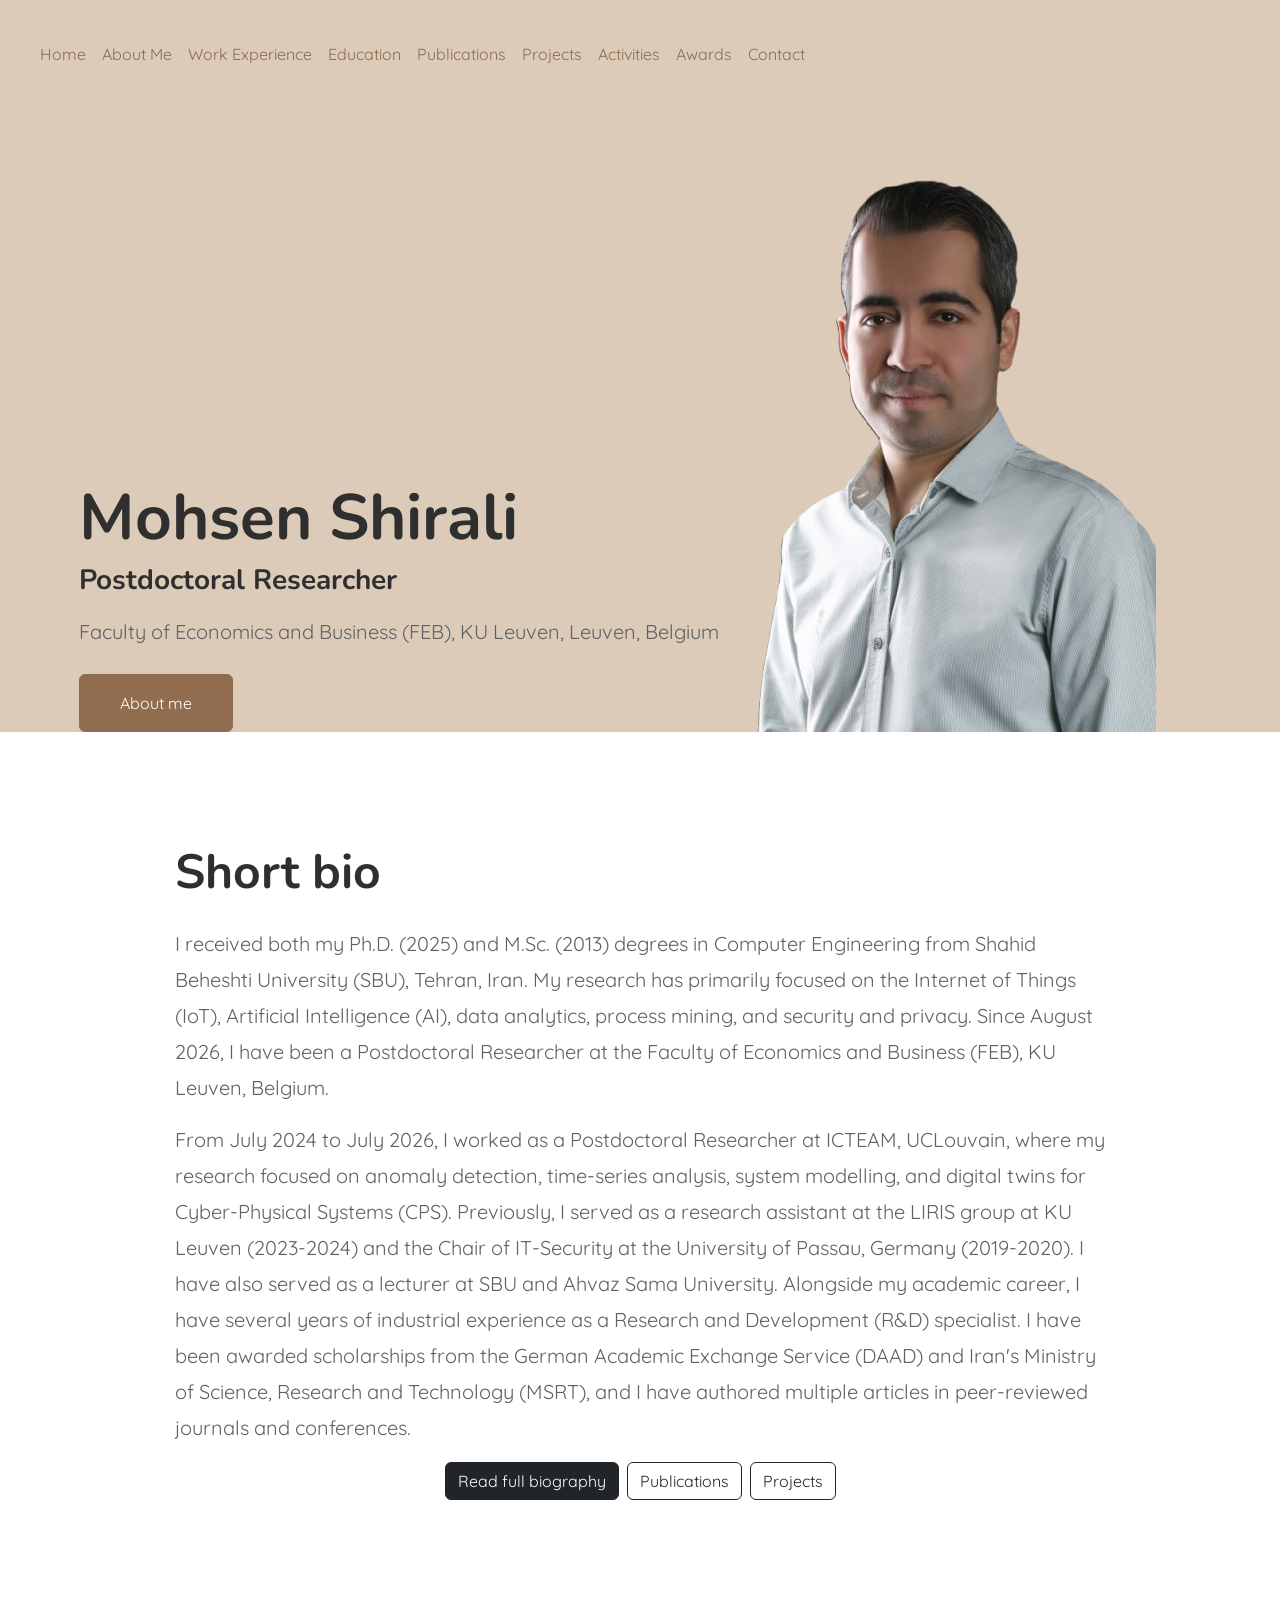
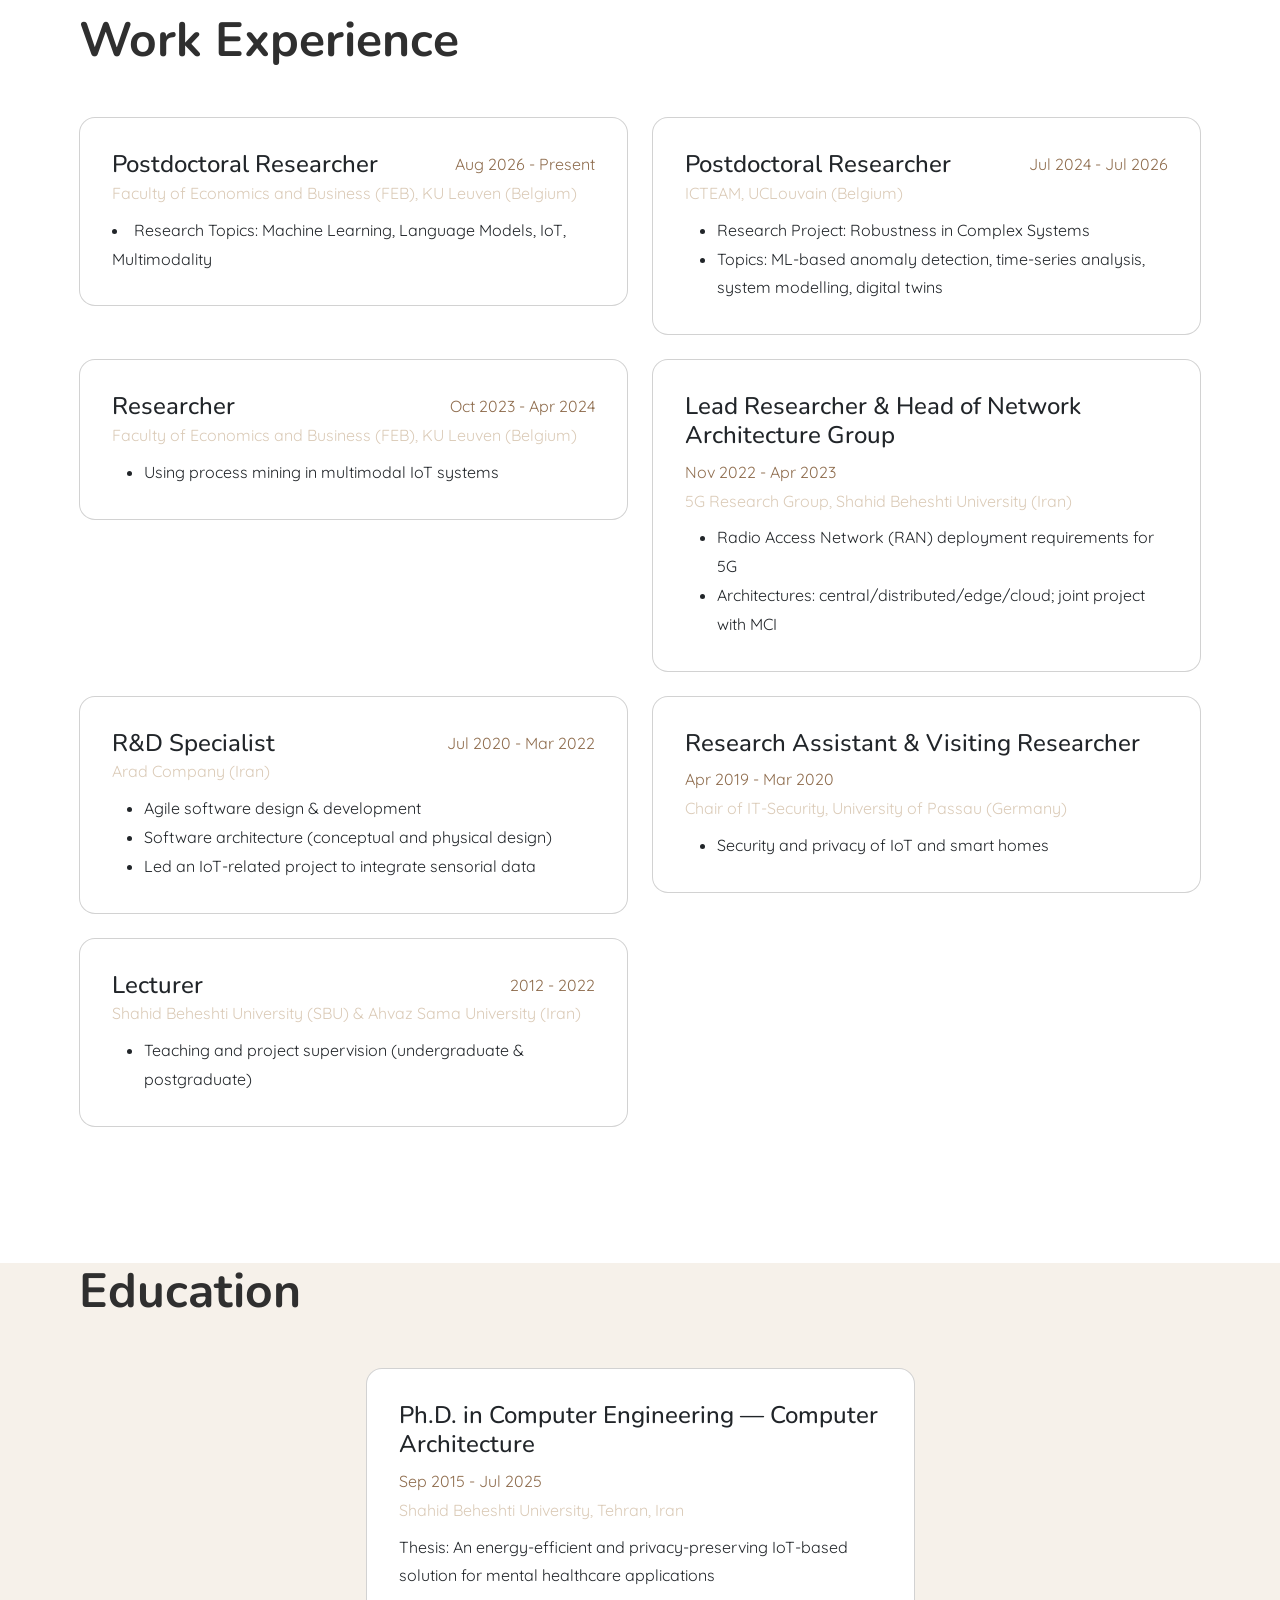
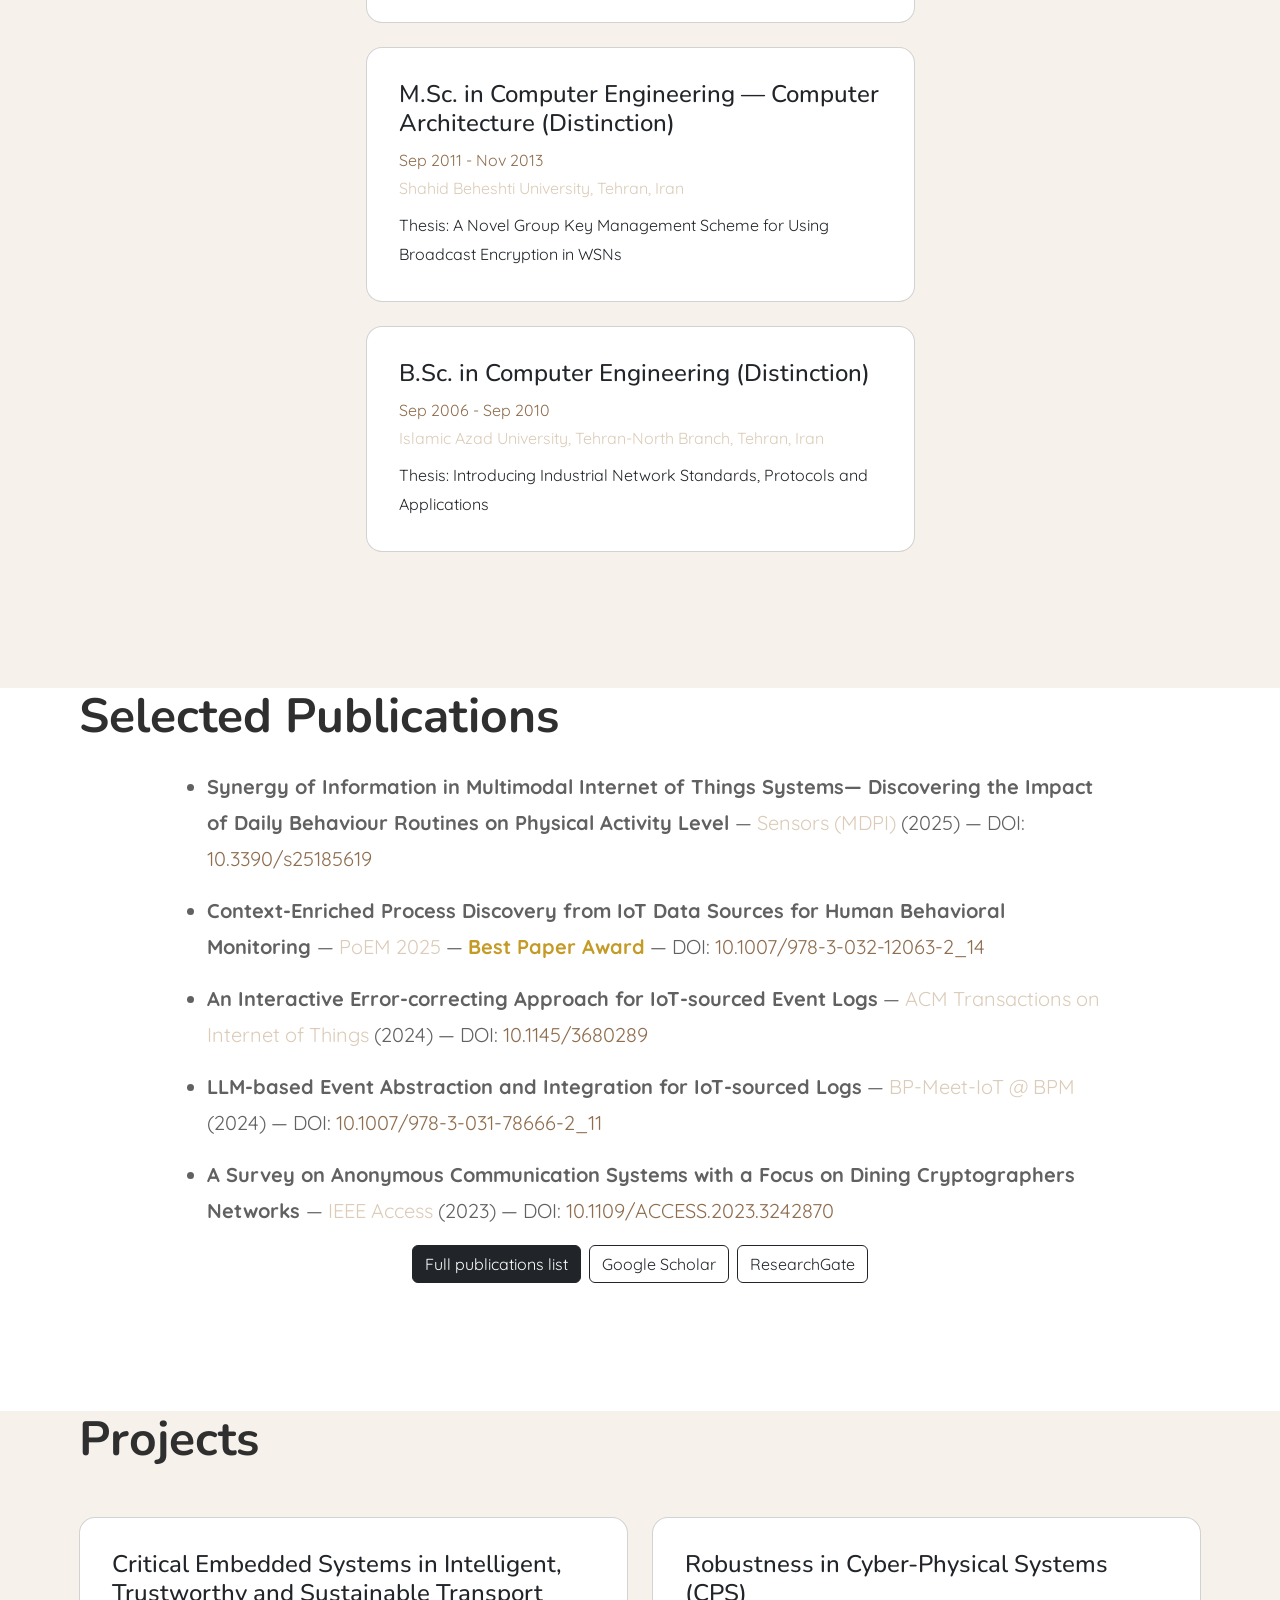
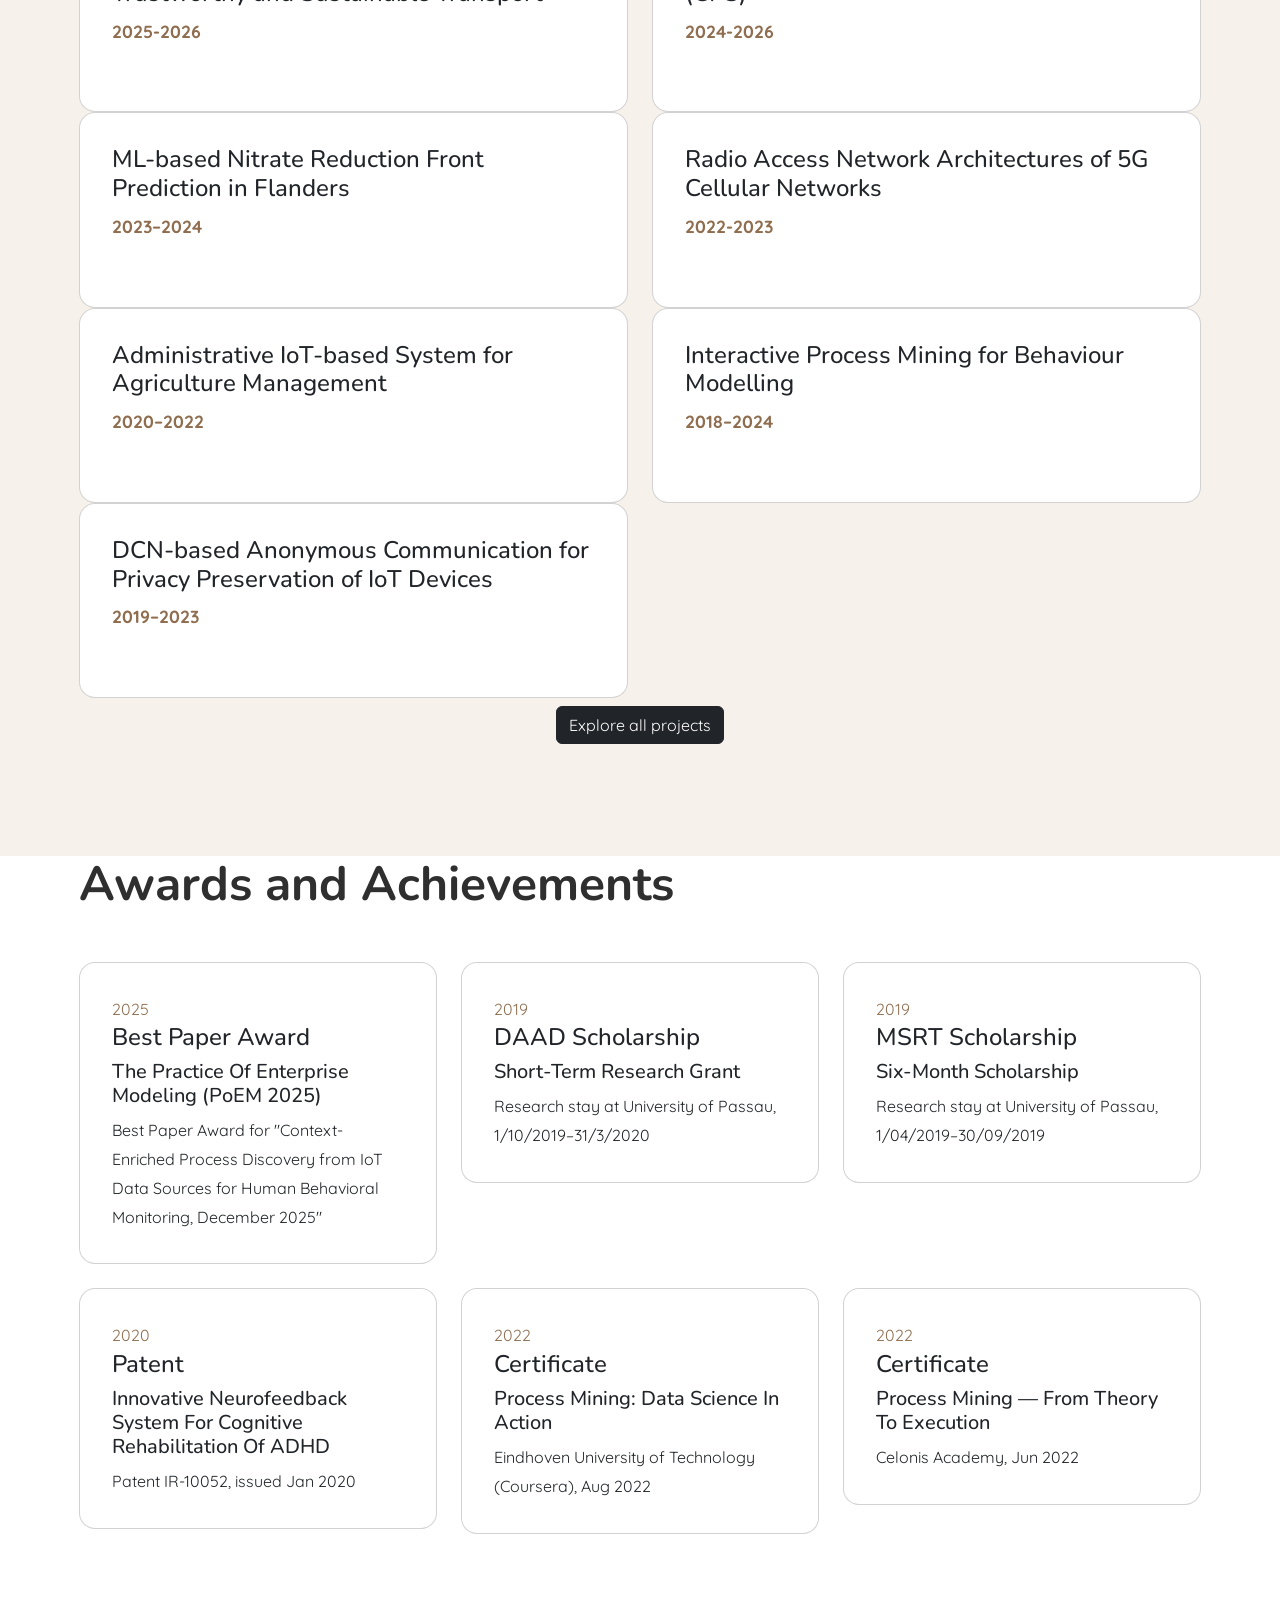
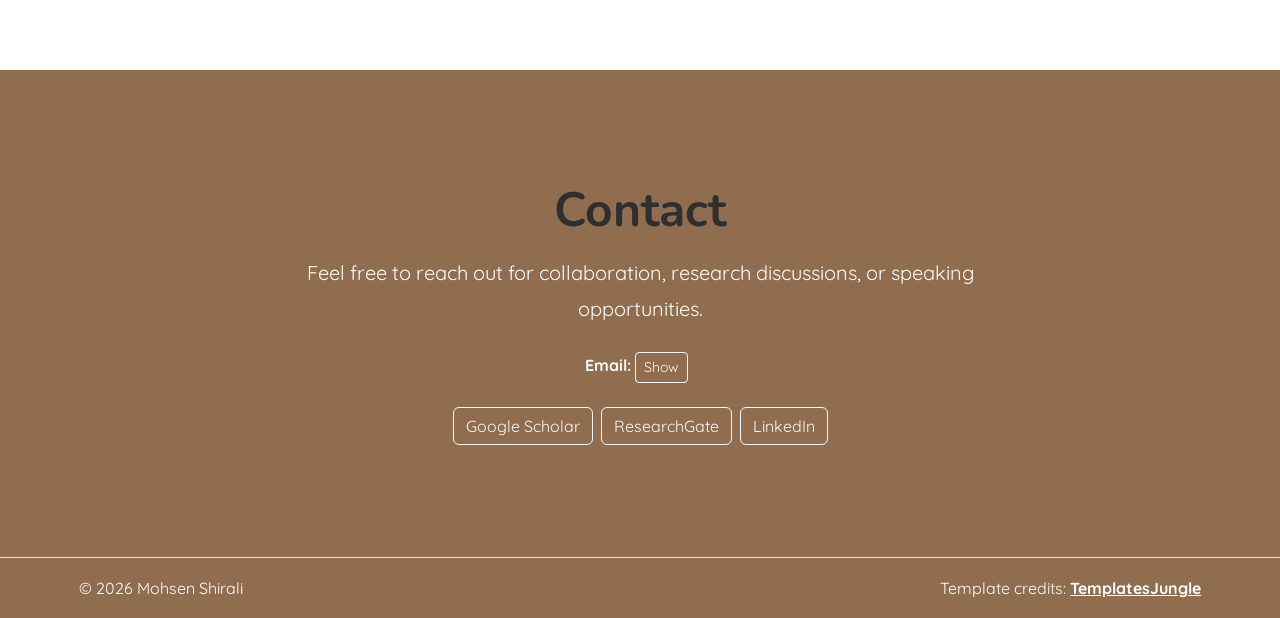
<file: index.html>
<!DOCTYPE html>
<html lang="en">

<head>
  <title>Mohsen Shirali | Postdoctoral Researcher at KU Leuven</title>
  <meta charset="utf-8">

  <meta name="google-site-verification" content="51FS-xV55AxWfsH4QG2imoomRgCcYA0Lpv8Nv9JQbOA" />

  <meta http-equiv="X-UA-Compatible" content="IE=edge">

  <meta name="viewport" content="width=device-width, initial-scale=1.0">

  <meta name="format-detection" content="telephone=no">

  <meta name="apple-mobile-web-app-capable" content="yes">

  <meta name="author" content="Mohsen Shirali">

  <meta name="description"
    content="Mohsen Shirali is a Postdoctoral Researcher at KU Leuven working on artificial intelligence, multimodal IoT, process mining, digital twins, cyber-physical systems, security and privacy.">

  <meta name="robots" content="index, follow, max-image-preview:large">

  <link rel="canonical" href="https://mohsenshirali.github.io/">

  <link rel="icon" href="/favicon.svg" type="image/svg+xml">


  <!-- =========================================================
      Open Graph
      ========================================================= -->

  <meta property="og:type" content="website">

  <meta property="og:site_name" content="Mohsen Shirali">

  <meta property="og:title" content="Mohsen Shirali | Postdoctoral Researcher at KU Leuven">

  <meta property="og:description"
    content="Research in artificial intelligence, multimodal IoT, process mining, digital twins, cyber-physical systems, security and privacy.">

  <meta property="og:url" content="https://mohsenshirali.github.io/">

  <meta property="og:image" content="https://mohsenshirali.github.io/images/banner_pic-removebg_flip.png">

  <meta property="og:image:alt" content="Mohsen Shirali">

  <meta property="og:locale" content="en_US">


  <!-- =========================================================
      X / Twitter
      ========================================================= -->

  <meta name="twitter:card" content="summary">

  <meta name="twitter:title" content="Mohsen Shirali | Postdoctoral Researcher at KU Leuven">

  <meta name="twitter:description"
    content="Research in AI, multimodal IoT, process mining, digital twins, cyber-physical systems, security and privacy.">

  <meta name="twitter:image" content="https://mohsenshirali.github.io/images/banner_pic-removebg_flip.png">

  <!-- =========================================================
      Structured data: Website + Person
      ========================================================= -->

  <script type="application/ld+json">
  {
    "@context": "https://schema.org",
    "@graph": [

      {
        "@type": "WebSite",
        "@id": "https://mohsenshirali.github.io/#website",
        "url": "https://mohsenshirali.github.io/",
        "name": "Mohsen Shirali",
        "alternateName": "Mohsen Shirali Academic Website"
      },

      {
        "@type": "Person",
        "@id": "https://mohsenshirali.github.io/#person",

        "name": "Mohsen Shirali",

        "url": "https://mohsenshirali.github.io/",

        "image":
          "https://mohsenshirali.github.io/images/banner_pic-removebg_flip.png",

        "jobTitle":
          "Postdoctoral Researcher",

        "worksFor": {
          "@type": "Organization",
          "name": "KU Leuven",
          "url": "https://www.kuleuven.be/"
        },

        "sameAs": [
          "https://scholar.google.com/citations?user=J02WA74AAAAJ&hl=en",
          "https://www.researchgate.net/profile/Mohsen-Shirali",
          "https://www.linkedin.com/in/mohsen-shirali/"
        ],

        "knowsAbout": [
          "Artificial Intelligence",
          "Internet of Things",
          "Multimodal IoT",
          "Process Mining",
          "Cyber-Physical Systems",
          "Digital Twins",
          "Time-Series Analysis",
          "Security",
          "Privacy"
        ]
      }

    ]
  }
  </script>

  <link rel="stylesheet" type="text/css" href="assets/icomoon/icomoon.css">
  <link href="https://cdn.jsdelivr.net/npm/bootstrap@5.2.3/dist/css/bootstrap.min.css" rel="stylesheet"
    integrity="sha384-rbsA2VBKQhggwzxH7pPCaAqO46MgnOM80zW1RWuH61DGLwZJEdK2Kadq2F9CUG65" crossorigin="anonymous">
  <link rel="stylesheet" type="text/css" href="assets/vendor/chocolat/css/chocolat.css">
  <link rel="stylesheet" type="text/css" href="css/vendor.css">
  <link rel="stylesheet" type="text/css" href="style.css">

  <link rel="preconnect" href="https://fonts.googleapis.com">
  <link rel="preconnect" href="https://fonts.gstatic.com" crossorigin>
  <link
    href="https://fonts.googleapis.com/css2?family=Nunito:ital,wght@0,200..1000;1,200..1000&family=Quicksand:wght@300..700&display=swap"
    rel="stylesheet">
</head>

<body>
  <div id="overlayer">
    <span class="loader"><span class="loader-inner"></span></span>
  </div>

  <header id="header">
    <div class="header-wrap" data-aos="fade">
      <div class="main-logo">
        <a href="index.html" title="Mohsen Shirali"></a>
      </div>
      <nav id="navbar" class="d-none d-md-block">
        <ul class="list-unstyled d-flex gap-3 m-0 align-items-center">
          <li><a class="text-decoration-none" href="index.html#home">Home</a></li>
          <li><a class="text-decoration-none" href="about.html">About Me</a></li>
          <li><a class="text-decoration-none" href="index.html#experience">Work Experience</a></li>
          <li><a class="text-decoration-none" href="index.html#education">Education</a></li>
          <li><a class="text-decoration-none" href="publications.html">Publications</a></li>
          <li><a class="text-decoration-none" href="projects.html">Projects</a></li>
          <li><a class="text-decoration-none" href="activities.html">Activities</a></li>
          <li><a class="text-decoration-none" href="index.html#awards">Awards</a></li>
          <li><a class="text-decoration-none" href="index.html#contact">Contact</a></li>
        </ul>
      </nav>
      <nav id="navbar-mobile" class="d-lg-none">
        <input id="menu-toggle" type="checkbox" />
        <label class="menu-btn" for="menu-toggle"><span></span></label>
      </nav>
    </div>
  </header>

  <div class="nav nav-overlay d-lg-none">
    <div class="nav__content">
      <ul class="nav__list">
        <li class="nav__list-item mb-2"><a href="index.html#home">Home</a></li>
        <li class="nav__list-item mb-2"><a href="about.html">About Me</a></li>
        <li class="nav__list-item mb-2"><a href="index.html#experience">Work Experience</a></li>
        <li class="nav__list-item mb-2"><a href="index.html#education">Education</a></li>
        <li class="nav__list-item mb-2"><a href="publications.html">Publications</a></li>
        <li class="nav__list-item mb-2"><a href="projects.html">Projects</a></li>
        <li class="nav__list-item mb-2"><a href="activities.html">Activities</a></li>
        <li class="nav__list-item mb-2"><a href="index.html#awards">Awards</a></li>
        <li class="nav__list-item mb-2"><a href="index.html#contact">Contact</a></li>
      </ul>
    </div>
  </div>

  <section id="home" class="jarallax bg-secondary" style="padding-top: 120px;">
    <div class="container-lg">
      <div class="row align-items-end">
        <div class="col-lg-7" data-aos="zoom-in-up">
          <div class="banner-content">
            <div class="banner-header">
              <h1 class="display-3">Mohsen Shirali</h1>
              <h2 class="display-6 fs-3 mb-3">Postdoctoral Researcher</h2>
              <p class="fs-5 mb-4">
                Faculty of Economics and Business (FEB), KU Leuven, Leuven, Belgium
              </p>
              <div class="d-flex flex-wrap gap-2">
                <a href="about.html" class="btn btn-primary btn-large">About me</a>
                <!-- <a href="#contact" class="btn btn-outline-dark btn-large">Get in touch</a> -->
                <!-- <a href="Mohsen_Shirali_CV.pdf" class="btn btn-outline-dark btn-large" target="_blank" rel="noopener">Download CV</a> -->
              </div>
            </div>
          </div>
        </div>
        <div class="col-lg-5" data-aos="zoom-in-up">
          <img src="images/banner_pic-removebg_flip.png" alt="Mohsen Shirali" class="img-fluid" width="408" height="612"
            fetchpriority="high" decoding="async">
          <!-- <img src="images/banner_pic-removebg_flip.png" alt="Mohsen Shirali" class="img-fluid"> -->
        </div>
      </div>
    </div>
  </section>

  <section id="about" class="padding-large">
    <div class="container-lg" data-aos="zoom-in-up">
      <div class="row justify-content-center">
        <div class="col-lg-10">
          <div class="section-header align-center mb-4">
            <!-- <span class="text-primary">About</span> -->
            <h2 class="display-5 m-0">Short bio</h2>
          </div>
          <p class="fs-5">
            I received both my Ph.D. (2025) and M.Sc. (2013) degrees in Computer Engineering from Shahid Beheshti
            University (SBU), Tehran, Iran.
            My research has primarily focused on the Internet of Things (IoT), Artificial Intelligence (AI), data
            analytics, process mining, and security and privacy.
            Since August 2026, I have been a Postdoctoral Researcher at the Faculty of Economics and Business (FEB), KU
            Leuven, Belgium.
          </p>

          <p class="fs-5">
            From July 2024 to July 2026, I worked as a Postdoctoral Researcher at ICTEAM, UCLouvain, where my research
            focused on anomaly detection, time-series analysis, system modelling, and digital twins for Cyber-Physical
            Systems (CPS).
            Previously, I served as a research assistant at the LIRIS group at KU Leuven (2023-2024) and the Chair of
            IT-Security at the University of Passau, Germany (2019-2020).
            I have also served as a lecturer at SBU and Ahvaz Sama University.
            Alongside my academic career, I have several years of industrial experience as a Research and Development
            (R&D) specialist.
            I have been awarded scholarships from the German Academic Exchange Service (DAAD) and Iran's Ministry of
            Science, Research and Technology (MSRT), and I have authored multiple articles in peer-reviewed journals and
            conferences.
          </p>
          <div class="d-flex flex-wrap gap-2 mt-3 justify-content-center">
            <a class="btn btn-dark" href="about.html">Read full biography</a>
            <a class="btn btn-outline-dark" href="publications.html">Publications</a>
            <a class="btn btn-outline-dark" href="projects.html">Projects</a>
          </div>
        </div>
      </div>
    </div>
  </section>

  <section id="experience" class="padding-large pt-0">
    <div class="container-lg">
      <div class="row">
        <div class="section-header align-center mb-5">
          <!-- <span class="text-primary">Work Experience</span> -->
          <h2 class="display-5 m-0">Work Experience</h2>
        </div>
      </div>
      <div class="row">

        <div class="col-md-6" data-aos="zoom-in-up">
          <div class="card mb-4">
            <div class="card-body">
              <div class="d-flex justify-content-between flex-wrap gap-2">
                <h4 class="card-title m-0">Postdoctoral Researcher</h4>
                <span class="text-primary">Aug 2026 - Present</span>
              </div>
              <div class="text-muted mb-2">
                Faculty of Economics and Business (FEB), KU Leuven (Belgium)
              </div>
              <li>Research Topics: Machine Learning, Language Models, IoT, Multimodality</li>
            </div>
          </div>
        </div>

        <div class="col-md-6" data-aos="zoom-in-up">
          <div class="card mb-4">
            <div class="card-body">
              <div class="d-flex justify-content-between flex-wrap gap-2">
                <h4 class="card-title m-0">Postdoctoral Researcher</h4>
                <span class="text-primary">Jul 2024 - Jul 2026</span>
              </div>
              <div class="text-muted mb-2">ICTEAM, UCLouvain (Belgium)</div>
              <ul class="mb-0">
                <li>Research Project: Robustness in Complex Systems</li>
                <li>Topics: ML-based anomaly detection, time-series analysis, system modelling, digital twins</li>
              </ul>
            </div>
          </div>
        </div>


        <div class="col-md-6" data-aos="zoom-in-up">
          <div class="card mb-4">
            <div class="card-body">
              <div class="d-flex justify-content-between flex-wrap gap-2">
                <h4 class="card-title m-0">Researcher</h4>
                <span class="text-primary">Oct 2023 - Apr 2024</span>
              </div>
              <div class="text-muted mb-2">Faculty of Economics and Business (FEB), KU Leuven (Belgium)</div>
              <ul class="mb-0">
                <li>Using process mining in multimodal IoT systems</li>
                <!-- <li>Supervisor: Prof. Estefanía Serral Asensio</li> -->
              </ul>
            </div>
          </div>
        </div>


        <div class="col-md-6" data-aos="zoom-in-up">
          <div class="card mb-4">
            <div class="card-body">
              <div class="d-flex justify-content-between flex-wrap gap-2">
                <h4 class="card-title m-0">Lead Researcher & Head of Network Architecture Group</h4>
                <span class="text-primary">Nov 2022 - Apr 2023</span>
              </div>
              <div class="text-muted mb-2">5G Research Group, Shahid Beheshti University (Iran)</div>
              <ul class="mb-0">
                <li>Radio Access Network (RAN) deployment requirements for 5G</li>
                <li>Architectures: central/distributed/edge/cloud; joint project with MCI</li>
              </ul>
            </div>
          </div>
        </div>


        <div class="col-md-6" data-aos="zoom-in-up">
          <div class="card mb-4">
            <div class="card-body">
              <div class="d-flex justify-content-between flex-wrap gap-2">
                <h4 class="card-title m-0">R&D Specialist</h4>
                <span class="text-primary">Jul 2020 - Mar 2022</span>
              </div>
              <div class="text-muted mb-2">Arad Company (Iran)</div>
              <ul class="mb-0">
                <li>Agile software design & development</li>
                <li>Software architecture (conceptual and physical design)</li>
                <li>Led an IoT-related project to integrate sensorial data</li>
              </ul>
            </div>
          </div>
        </div>


        <div class="col-md-6" data-aos="zoom-in-up">
          <div class="card mb-4">
            <div class="card-body">
              <div class="d-flex justify-content-between flex-wrap gap-2">
                <h4 class="card-title m-0">Research Assistant & Visiting Researcher</h4>
                <span class="text-primary">Apr 2019 - Mar 2020</span>
              </div>
              <div class="text-muted mb-2">Chair of IT-Security, University of Passau (Germany)</div>
              <ul class="mb-0">
                <li>Security and privacy of IoT and smart homes</li>
              </ul>
            </div>
          </div>
        </div>


        <div class="col-md-6" data-aos="zoom-in-up">
          <div class="card mb-4">
            <div class="card-body">
              <div class="d-flex justify-content-between flex-wrap gap-2">
                <h4 class="card-title m-0">Lecturer</h4>
                <span class="text-primary">2012 - 2022</span>
              </div>
              <div class="text-muted mb-2">Shahid Beheshti University (SBU) & Ahvaz Sama University (Iran)</div>
              <ul class="mb-0">
                <li>Teaching and project supervision (undergraduate & postgraduate)</li>
              </ul>
            </div>
          </div>
        </div>

      </div>
    </div>
  </section>


  <section id="education" class="padding-large pt-0 bg-grey">
    <div class="container-lg">
      <div class="row">
        <div class="section-header align-center mb-5">
          <!-- <span class="text-primary">Education</span> -->
          <h2 class="display-5 m-0 dark">Education</h2>
        </div>
      </div>

      <div class="row">
        <div class="col-md-6 mx-auto" data-aos="zoom-in-up">
          <div class="card mb-4">
            <div class="card-body">
              <div class="d-flex justify-content-between flex-wrap gap-2">
                <h4 class="card-title m-0">Ph.D. in Computer Engineering — Computer Architecture</h4>
                <span class="text-primary">Sep 2015 - Jul 2025</span>
              </div>
              <div class="text-muted mb-2">Shahid Beheshti University, Tehran, Iran</div>
              <p class="mb-0">Thesis: An energy-efficient and privacy-preserving IoT-based solution for mental
                healthcare applications</p>
            </div>
          </div>
        </div>
      </div>

      <div class="row">
        <div class="col-md-6 mx-auto" data-aos="zoom-in-up">
          <div class="card mb-4">
            <div class="card-body">
              <div class="d-flex justify-content-between flex-wrap gap-2">
                <h4 class="card-title m-0">M.Sc. in Computer Engineering — Computer Architecture (Distinction)</h4>
                <span class="text-primary">Sep 2011 - Nov 2013</span>
              </div>
              <div class="text-muted mb-2">Shahid Beheshti University, Tehran, Iran</div>
              <p class="mb-0">Thesis: A Novel Group Key Management Scheme for Using Broadcast Encryption in WSNs</p>
            </div>
          </div>
        </div>
      </div>

      <div class="row">
        <div class="col-md-6 mx-auto" data-aos="zoom-in-up">
          <div class="card mb-4">
            <div class="card-body">
              <div class="d-flex justify-content-between flex-wrap gap-2">
                <h4 class="card-title m-0">B.Sc. in Computer Engineering (Distinction)</h4>
                <span class="text-primary">Sep 2006 - Sep 2010</span>
              </div>
              <div class="text-muted mb-2">Islamic Azad University, Tehran-North Branch, Tehran, Iran</div>
              <p class="mb-0">Thesis: Introducing Industrial Network Standards, Protocols and Applications</p>
            </div>
          </div>
        </div>
      </div>

    </div>
  </section>

  <section id="publications" class="padding-large pt-0">
    <div class="container-lg" data-aos="zoom-in-up">
      <div class="row">
        <div class="section-header align-center mb-4">
          <!-- <span class="text-primary">Publications</span> -->
          <h2 class="display-5 m-0">Selected Publications</h2>
        </div>
      </div>
      <div class="row justify-content-center">
        <div class="col-lg-10">
          <ul class="fs-5">
            <li class="mb-3">
              <strong>
                Synergy of Information in Multimodal Internet of Things Systems—
                Discovering the Impact of Daily Behaviour Routines on Physical Activity Level
              </strong>
              —
              <span class="text-muted">Sensors (MDPI)</span> (2025)
              —
              DOI:
              <a href="https://doi.org/10.3390/s25185619" target="_blank" rel="noopener">
                10.3390/s25185619
              </a>
            </li>

            <li class="mb-3">
              <strong>
                Context-Enriched Process Discovery from IoT Data Sources
                for Human Behavioral Monitoring
              </strong>
              —
              <span class="text-muted">PoEM 2025</span>
              —
              <strong class="text-gold">Best Paper Award</strong>
              —
              DOI:
              <a href="https://doi.org/10.1007/978-3-032-12063-2_14" target="_blank" rel="noopener">
                10.1007/978-3-032-12063-2_14
              </a>
            </li>

            <li class="mb-3">
              <strong>An Interactive Error-correcting Approach for IoT-sourced Event Logs</strong>
              —
              <span class="text-muted">ACM Transactions on Internet of Things</span> (2024)
              —
              DOI:
              <a href="https://doi.org/10.1145/3680289" target="_blank" rel="noopener">
                10.1145/3680289
              </a>
            </li>

            <li class="mb-3">
              <strong>LLM-based Event Abstraction and Integration for IoT-sourced Logs</strong>
              —
              <span class="text-muted">BP-Meet-IoT @ BPM</span> (2024)
              —
              DOI:
              <a href="https://doi.org/10.1007/978-3-031-78666-2_11" target="_blank" rel="noopener">
                10.1007/978-3-031-78666-2_11
              </a>
            </li>

            <li class="mb-3">
              <strong>
                A Survey on Anonymous Communication Systems with a Focus on
                Dining Cryptographers Networks
              </strong>
              —
              <span class="text-muted">IEEE Access</span> (2023)
              —
              DOI:
              <a href="https://doi.org/10.1109/ACCESS.2023.3242870" target="_blank" rel="noopener">
                10.1109/ACCESS.2023.3242870
              </a>
            </li>

          </ul>
          <!-- <ul class="fs-5">
            <li class='mb-2'><strong>Synergy of Information in Multimodal Internet of Things Systems—Discovering the
                Impact of Daily Behaviour Routines on Physical Activity Level</strong> — <span class='text-muted'>MDPI
                Sensors</span> (2025) — DOI: <a href='https://doi.org/10.3390/s25185619' target='_blank'
                rel='noopener'>10.3390/s25185619</a></li>
            <li class='mb-2'><strong>An Interactive Error-correcting Approach for IoT-sourced Event Logs</strong> —
              <span class='text-muted'>ACM Trans. Internet Things</span> (2024) — DOI: <a
                href='https://doi.org/10.1145/3680289' target='_blank' rel='noopener'>10.1145/3680289</a>
            </li>
            <li class='mb-2'><strong>A Survey on Anonymous Communication Systems with a Focus on Dining Cryptographers
                Networks</strong> — <span class='text-muted'>IEEE Access</span> (2023) — DOI: <a
                href='https://doi.org/10.1109/ACCESS.2023.3242870' target='_blank'
                rel='noopener'>10.1109/ACCESS.2023.3242870</a></li>
            <li class='mb-2'><strong>LLM-based event abstraction and integration for IoT-sourced logs</strong> — <span
                class='text-muted'>BP-Meet-IoT @ BPM</span> (2024)</li>
            <li class='mb-2'><strong>Identifying Variation in Personal Daily Routine Through Process Mining: A Case
                Study</strong> — <span class='text-muted'>PODS4H @ ICPM</span> (2023)</li>
          </ul> -->
          <div class="d-flex flex-wrap gap-2 justify-content-center mt-3">
            <a class="btn btn-dark" href="publications.html">Full publications list</a>
            <a class="btn btn-outline-dark" href="https://scholar.google.com/citations?user=J02WA74AAAAJ&hl=en"
              target="_blank" rel="noopener">Google Scholar</a>
            <a class="btn btn-outline-dark" href="https://www.researchgate.net/profile/Mohsen-Shirali" target="_blank"
              rel="noopener">ResearchGate</a>
          </div>
          <p class="text-muted text-center mt-3 mb-0">
          </p>
        </div>
      </div>
    </div>
  </section>

  <section id="projects" class="padding-large pt-0 bg-grey">
    <div class="container-lg" data-aos="zoom-in-up">
      <div class="row">
        <div class="section-header align-center mb-5">
          <!-- <span class="text-primary">Projects</span> -->
          <h2 class="display-5 m-0 dark">Projects</h2>
        </div>
      </div>
      <div class="row">

        <div class="col-md-6" data-aos="zoom-in-up">
          <div class="card mb-4 h-100">
            <div class="card-body d-flex flex-column">

              <h4 class="card-title">
                Critical Embedded Systems in Intelligent, Trustworthy and Sustainable Transport
              </h4>

              <span class="fw-bold text-primary mb-2" style="font-size: 1.1rem;">
                2025-2026
              </span>

            </div>
          </div>
        </div>

        <div class="col-md-6" data-aos="zoom-in-up">
          <div class="card mb-4 h-100">
            <div class="card-body d-flex flex-column">
              <h4 class="card-title">Robustness in Cyber-Physical Systems (CPS)</h4>
              <span class="fw-bold text-primary mb-2" style="font-size: 1.1rem;">2024-2026</span>
              <!-- <div class="mt-auto">
            <a class="btn btn-outline-dark" href="projects.html#robustness-in-cyber-physical-systems-cps">Read more</a>
          </div> -->
            </div>
          </div>
        </div>


        <div class="col-md-6" data-aos="zoom-in-up">
          <div class="card mb-4 h-100">
            <div class="card-body d-flex flex-column">
              <h4 class="card-title">ML-based Nitrate Reduction Front Prediction in Flanders</h4>
              <span class="fw-bold text-primary mb-2" style="font-size: 1.1rem;">2023–2024</span>
              <!-- <div class="mt-auto">
            <a class="btn btn-outline-dark" href="projects.html#ml-based-nitrate-reduction-front-prediction-in-flanders">Read more</a>
          </div> -->
            </div>
          </div>
        </div>

        <div class="col-md-6" data-aos="zoom-in-up">
          <div class="card mb-4 h-100">
            <div class="card-body d-flex flex-column">
              <h4 class="card-title">Radio Access Network Architectures of 5G Cellular Networks</h4>
              <span class="fw-bold text-primary mb-2" style="font-size: 1.1rem;">2022-2023</span>
              <!-- <div class="mt-auto">
            <a class="btn btn-outline-dark" href="projects.html#radio-access-network-architectures-of-5g-cellular-networks">Read more</a>
          </div> -->
            </div>
          </div>
        </div>


        <div class="col-md-6" data-aos="zoom-in-up">
          <div class="card mb-4 h-100">
            <div class="card-body d-flex flex-column">
              <h4 class="card-title">Administrative IoT-based System for Agriculture Management</h4>
              <span class="fw-bold text-primary mb-2" style="font-size: 1.1rem;">2020–2022</span>
              <!-- <div class="mt-auto">
            <a class="btn btn-outline-dark" href="projects.html#administrative-iot-based-system-for-agriculture-management">Read more</a>
          </div> -->
            </div>
          </div>
        </div>


        <div class="col-md-6" data-aos="zoom-in-up">
          <div class="card mb-4 h-100">
            <div class="card-body d-flex flex-column">
              <h4 class="card-title">Interactive Process Mining for Behaviour Modelling</h4>
              <span class="fw-bold text-primary mb-2" style="font-size: 1.1rem;">2018–2024</span>
              <!-- <div class="mt-auto">
            <a class="btn btn-outline-dark" href="projects.html#interactive-process-mining-for-behaviour-modelling">Read more</a>
          </div> -->
            </div>
          </div>
        </div>

        <div class="col-md-6" data-aos="zoom-in-up">
          <div class="card mb-4 h-100">
            <div class="card-body d-flex flex-column">
              <h4 class="card-title">DCN-based Anonymous Communication for Privacy Preservation of IoT Devices</h4>
              <span class="fw-bold text-primary mb-2" style="font-size: 1.1rem;">2019–2023</span>
              <!-- <div class="mt-auto">
            <a class="btn btn-outline-dark" href="projects.html#dcn-based-anonymous-communication-for-privacy-preservation-of-iot-devices">Read more</a>
          </div> -->
            </div>
          </div>
        </div>

      </div>
      <div class="text-center mt-2">
        <a class="btn btn-dark" href="projects.html">Explore all projects</a>
      </div>
    </div>
  </section>

  <section id="awards" class="padding-large pt-0">
    <div class="container-lg">
      <div class="row">
        <div class="section-header align-center mb-5">
          <!-- <span class="text-primary">Awards and Recognition</span> -->
          <h2 class="display-5 m-0">Awards and Achievements</h2>
        </div>
      </div>
    </div>

    <div class="container-lg">
      <div class="row">

        <div class="col-md-4">
          <div class="card mb-4" data-aos="zoom-in-up" data-aos-delay="0">
            <div class="card-body">
              <span class="card-subtitle mb-2 text-primary fs-6">2025</span>
              <h4 class="card-title text-capitalize">Best Paper Award</h4>
              <h5 class="card-title text-capitalize">The Practice of Enterprise Modeling (PoEM 2025)</h5>
              <p class="card-text">Best Paper Award for "Context-Enriched Process Discovery from IoT Data Sources for
                Human Behavioral Monitoring, December 2025"</p>
            </div>
          </div>
        </div>

        <div class="col-md-4">
          <div class="card mb-4" data-aos="zoom-in-up" data-aos-delay="0">
            <div class="card-body">
              <span class="card-subtitle mb-2 text-primary">2019</span>
              <h4 class="card-title text-capitalize">DAAD scholarship</h4>
              <h5 class="card-title text-capitalize">Short-Term Research Grant</h5>
              <p class="card-text">Research stay at University of Passau, 1/10/2019–31/3/2020</p>
            </div>
          </div>
        </div>


        <div class="col-md-4">
          <div class="card mb-4" data-aos="zoom-in-up" data-aos-delay="150">
            <div class="card-body">
              <span class="card-subtitle mb-2 text-primary">2019</span>
              <h4 class="card-title text-capitalize">MSRT scholarship</h4>
              <h5 class="card-title text-capitalize">Six-Month scholarship</h5>
              <p class="card-text">Research stay at University of Passau, 1/04/2019–30/09/2019</p>
            </div>
          </div>
        </div>

        <div class="col-md-4">
          <div class="card mb-4" data-aos="zoom-in-up" data-aos-delay="600">
            <div class="card-body">
              <span class="card-subtitle mb-2 text-primary">2020</span>
              <h4 class="card-title text-capitalize">Patent</h4>
              <h5 class="card-title text-capitalize">Innovative neurofeedback system for cognitive rehabilitation of
                ADHD</h5>
              <p class="card-text">Patent IR-10052, issued Jan 2020</p>
            </div>
          </div>
        </div>


        <div class="col-md-4">
          <div class="card mb-4" data-aos="zoom-in-up" data-aos-delay="300">
            <div class="card-body">
              <span class="card-subtitle mb-2 text-primary">2022</span>
              <h4 class="card-title text-capitalize">Certificate</h4>
              <h5 class="card-title text-capitalize">Process Mining: Data Science in Action</h5>
              <p class="card-text">Eindhoven University of Technology (Coursera), Aug 2022</p>
            </div>
          </div>
        </div>


        <div class="col-md-4">
          <div class="card mb-4" data-aos="zoom-in-up" data-aos-delay="450">
            <div class="card-body">
              <span class="card-subtitle mb-2 text-primary">2022</span>
              <h4 class="card-title text-capitalize">Certificate</h4>
              <h5 class="card-title text-capitalize">Process Mining — From Theory to Execution</h5>
              <p class="card-text">Celonis Academy, Jun 2022</p>
            </div>
          </div>
        </div>




      </div>
    </div>
  </section>

  <section id="contact" class="padding-large bg-primary">
    <div class="container-lg text-white" data-aos="zoom-in-up">
      <div class="row justify-content-center">
        <div class="col-lg-8 text-center">
          <h2 class="display-5 mb-3">Contact</h2>
          <p class="fs-5 mb-4">Feel free to reach out for collaboration, research discussions, or speaking
            opportunities.</p>

          <p>
            <strong>Email:</strong>
            <button id="revealEmail" class="btn btn-outline-light btn-sm">Show</button>
            <span id="email" class="ms-2"></span>
          </p>

          <script>
            document.getElementById("revealEmail").addEventListener("click", () => {
              const addr = "mohsen.shirali" + "@" + "kuleuven.be";
              document.getElementById("email").innerHTML =
                `<a href="mailto:${addr}">${addr}</a>`;
            });
          </script>

          <!-- <p><strong>Email:</strong> <button id="revealEmail" class="btn btn-outline-light btn-sm">Show</button></p>
		<span id="email"></span>

		<script>
		document.getElementById("revealEmail").addEventListener("click", () => {
			const addr = "mohsen.shirali" + "@" + "uclouvain.be";
			document.getElementById("email").innerHTML =
			`<a href="mailto:${addr}">${addr}</a>`;
		});
		</script> -->

          <!-- <p class="mb-1"><strong>Email:</strong> <a class="text-white text-decoration-underline" href="mailto:mohsen.shirali@uclouvain.be">mohsen.shirali@uclouvain.be</a></p> -->
          <!-- <p class="mb-0"><strong>Location:</strong> Leuven, Belgium</p> -->
          <div class="d-flex flex-wrap gap-2 justify-content-center mt-4">
            <!-- <a class="btn btn-dark" href="Mohsen_Shirali_CV.pdf" target="_blank" rel="noopener">Download CV</a> -->
            <a class="btn btn-outline-light" href="https://scholar.google.com/citations?user=your_google_scholar_id"
              target="_blank" rel="noopener">Google Scholar</a>
            <a class="btn btn-outline-light" href="https://www.researchgate.net/profile/your_researchgate_id"
              target="_blank" rel="noopener">ResearchGate</a>
            <a class="btn btn-outline-light" href="https://www.linkedin.com/in/mohsen-shirali/" target="_blank"
              rel="noopener">LinkedIn</a>
          </div>
        </div>
      </div>
    </div>
  </section>

  <div id="footer-bottom" class="py-3 bg-primary border-top">
    <div class="container-lg text-white">
      <div class="row align-items-center">
        <div class="col-md-6">
          <div class="copyright">
            <p class="m-0">© 2026 Mohsen Shirali</p>
          </div>
        </div>
        <div class="col-md-6 text-center text-md-end">
          <p class="m-0">Template credits: <a href="https://templatesjungle.com" target="_blank"
              class="text-decoration-underline fw-bold text-white">TemplatesJungle</a></p>
        </div>
      </div>
    </div>
  </div>

  <script src="js/jquery-1.11.0.min.js"></script>
  <script src="https://cdn.jsdelivr.net/npm/bootstrap@5.2.3/dist/js/bootstrap.bundle.min.js"
    integrity="sha384-kenU1KFdBIe4zVF0s0G1M5b4hcpxyD9F7jL+jjXkk+Q2h455rYXK/7HAuoJl+0I4"
    crossorigin="anonymous"></script>
  <script src="assets/vendor/chocolat/js/chocolat.js"></script>
  <script src="js/plugins.js"></script>
  <script src="js/script.js"></script>
</body>

</html>
</file>
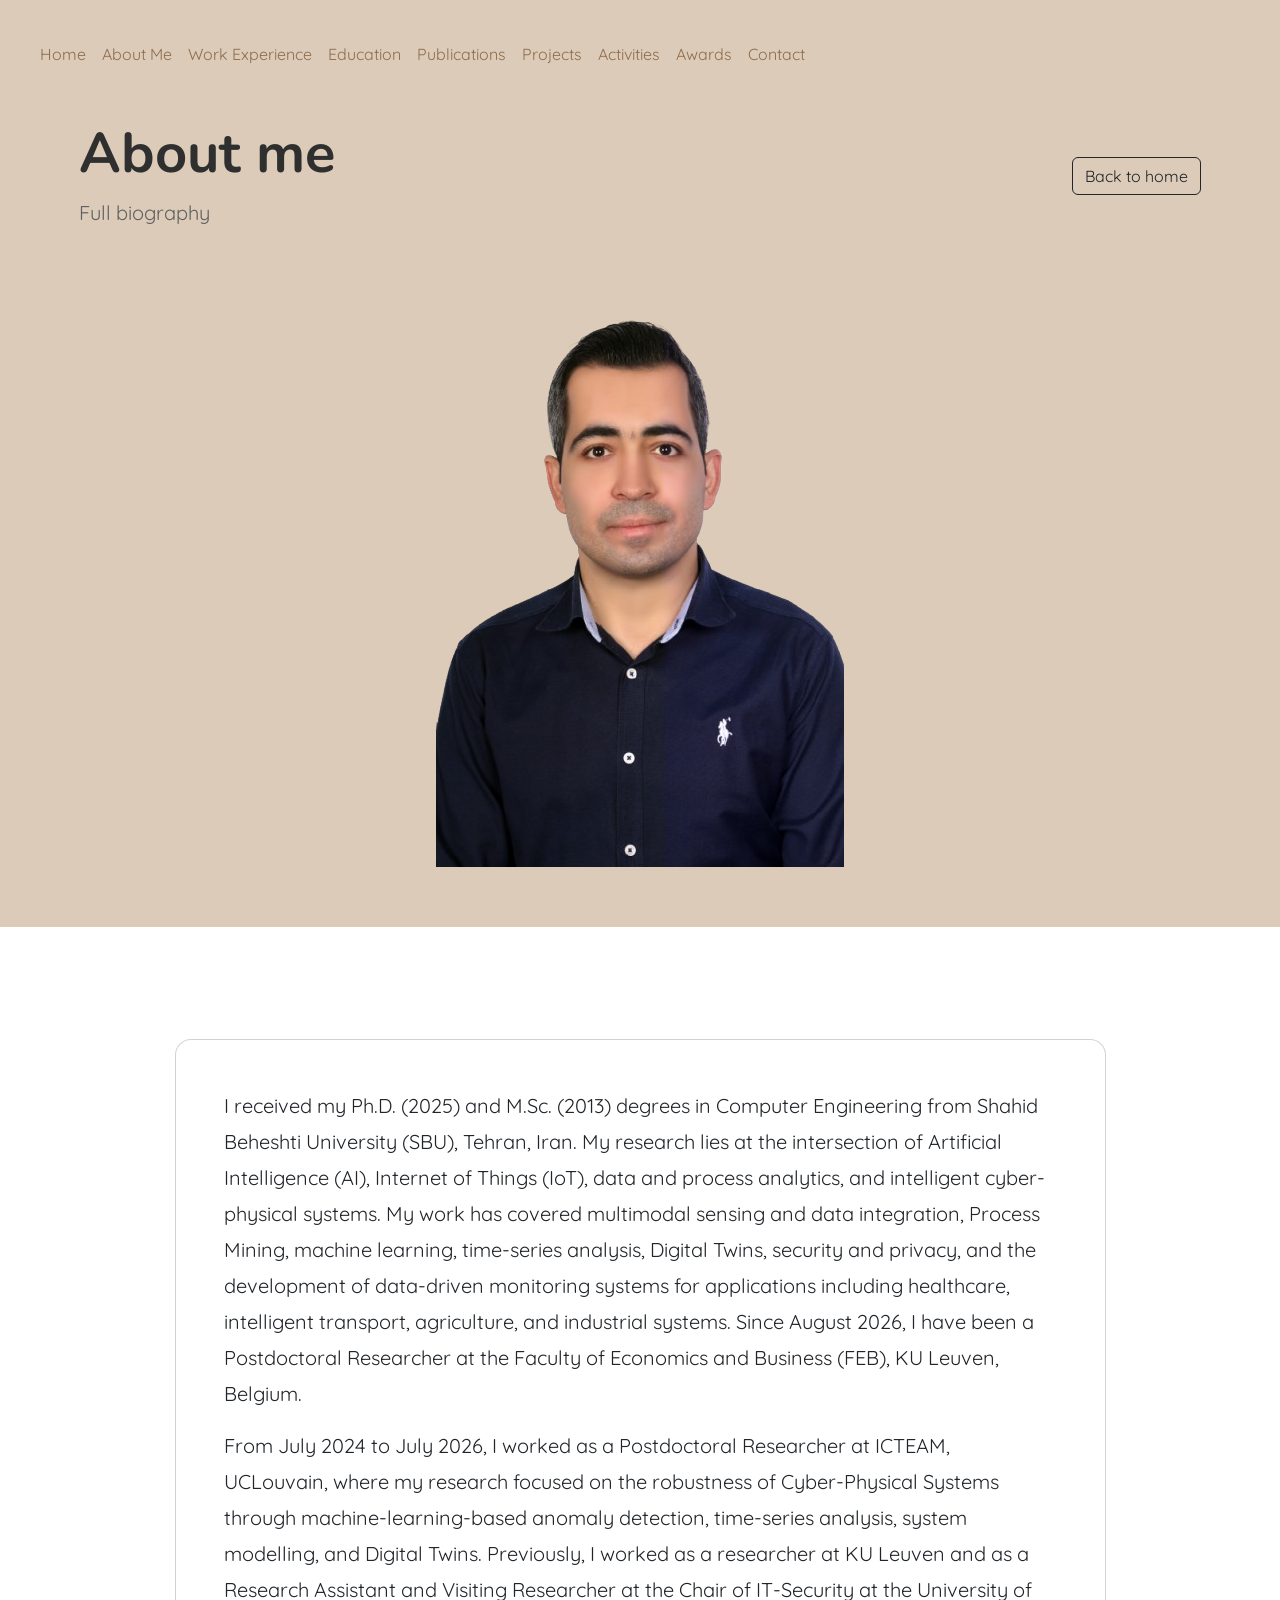
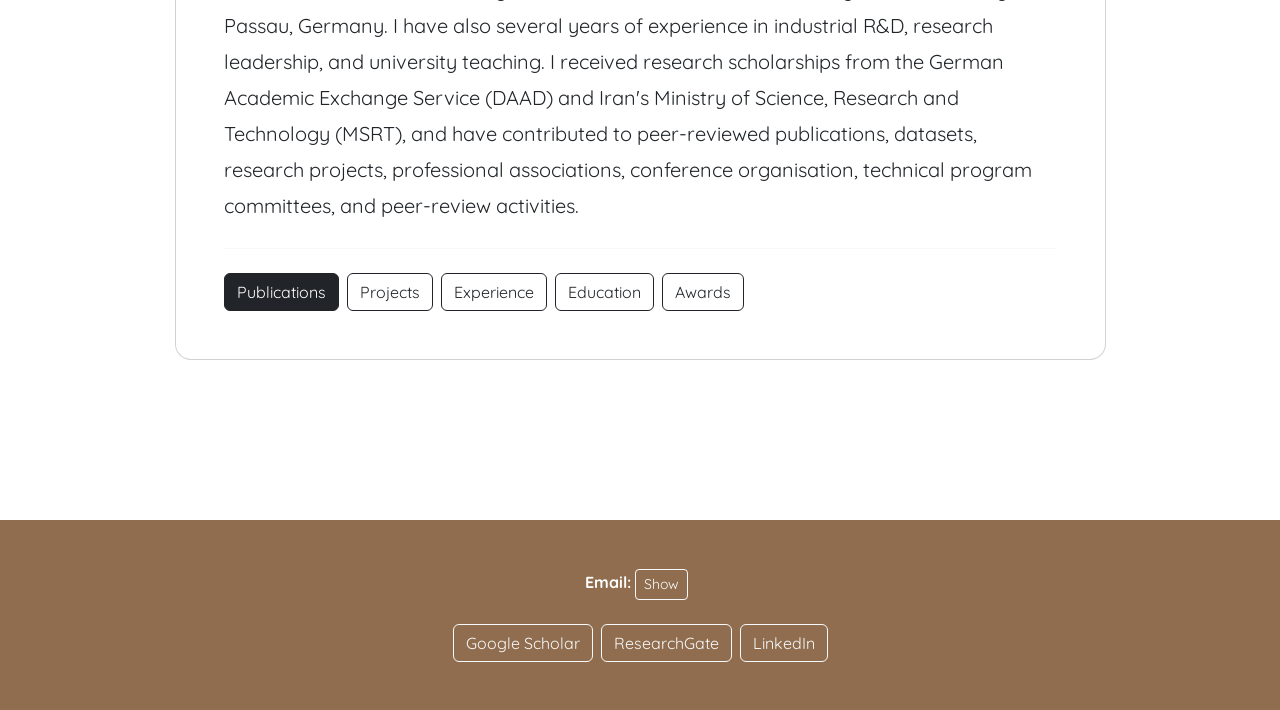
<file: about.html>
<!DOCTYPE html>
<html lang="en">

<head>
  <title>About Mohsen Shirali | AI, IoT & Process Mining Researcher</title>

  <meta charset="utf-8">

  <meta http-equiv="X-UA-Compatible" content="IE=edge">

  <meta name="viewport" content="width=device-width, initial-scale=1.0">

  <meta name="format-detection" content="telephone=no">

  <meta name="apple-mobile-web-app-capable" content="yes">

  <meta name="author" content="Mohsen Shirali">

  <meta name="description"
    content="Biography of Mohsen Shirali, Postdoctoral Researcher at KU Leuven, with research experience in AI, IoT, process mining, digital twins, cyber-physical systems, cybersecurity and data analytics.">

  <meta name="robots" content="index, follow, max-image-preview:large">

  <link rel="canonical" href="https://mohsenshirali.github.io/about.html">

  <link rel="icon" href="/favicon.svg" type="image/svg+xml">


  <!-- Open Graph -->

  <meta property="og:type" content="profile">

  <meta property="og:site_name" content="Mohsen Shirali">

  <meta property="og:title" content="About Mohsen Shirali | Research Profile">

  <meta property="og:description"
    content="Biography, research background and expertise of Mohsen Shirali in AI, IoT, process mining, cyber-physical systems, security and privacy.">

  <meta property="og:url" content="https://mohsenshirali.github.io/about.html">

  <meta property="og:image" content="https://mohsenshirali.github.io/images/MohsenShirali-about-removebg.png">

  <meta property="og:image:alt" content="Mohsen Shirali">


  <!-- Twitter -->

  <meta name="twitter:card" content="summary">

  <meta name="twitter:title" content="About Mohsen Shirali">

  <meta name="twitter:description" content="Research profile and biography of Mohsen Shirali.">

  <meta name="twitter:image" content="https://mohsenshirali.github.io/images/MohsenShirali-about-removebg.png">

  <script type="application/ld+json">
  {
    "@context": "https://schema.org",
    "@graph": [

      {
        "@type": "ProfilePage",
        "@id": "https://mohsenshirali.github.io/about.html#profile",

        "url": "https://mohsenshirali.github.io/about.html",

        "name": "About Mohsen Shirali",

        "mainEntity": {

          "@type": "Person",

          "@id": "https://mohsenshirali.github.io/#person",

          "name": "Mohsen Shirali",

          "url": "https://mohsenshirali.github.io/",

          "image":
            "https://mohsenshirali.github.io/images/MohsenShirali-about-removebg.png",

          "jobTitle":
            "Postdoctoral Researcher",

          "worksFor": {
            "@type": "Organization",
            "name": "KU Leuven",
            "url": "https://www.kuleuven.be/"
          },

          "description":
            "Postdoctoral Researcher working on artificial intelligence, multimodal IoT, process mining, digital twins, cyber-physical systems, security and privacy.",

          "sameAs": [
            "https://scholar.google.com/citations?user=J02WA74AAAAJ&hl=en",
            "https://www.researchgate.net/profile/Mohsen-Shirali",
            "https://www.linkedin.com/in/mohsen-shirali/"
          ]

        }
      },


      {
        "@type": "BreadcrumbList",

        "itemListElement": [

          {
            "@type": "ListItem",
            "position": 1,
            "name": "Home",
            "item": "https://mohsenshirali.github.io/"
          },

          {
            "@type": "ListItem",
            "position": 2,
            "name": "About",
            "item": "https://mohsenshirali.github.io/about.html"
          }

        ]
      }

    ]
  }
  </script>


  <link rel="stylesheet" type="text/css" href="assets/icomoon/icomoon.css">
  <link href="https://cdn.jsdelivr.net/npm/bootstrap@5.2.3/dist/css/bootstrap.min.css" rel="stylesheet"
    integrity="sha384-rbsA2VBKQhggwzxH7pPCaAqO46MgnOM80zW1RWuH61DGLwZJEdK2Kadq2F9CUG65" crossorigin="anonymous">
  <link rel="stylesheet" type="text/css" href="assets/vendor/chocolat/css/chocolat.css">
  <link rel="stylesheet" type="text/css" href="css/vendor.css">
  <link rel="stylesheet" type="text/css" href="style.css">

  <link rel="preconnect" href="https://fonts.googleapis.com">
  <link rel="preconnect" href="https://fonts.gstatic.com" crossorigin>
  <link
    href="https://fonts.googleapis.com/css2?family=Nunito:ital,wght@0,200..1000;1,200..1000&family=Quicksand:wght@300..700&display=swap"
    rel="stylesheet">
</head>

<body>
  <div id="overlayer">
    <span class="loader"><span class="loader-inner"></span></span>
  </div>

  <header id="header">
    <div class="header-wrap" data-aos="fade">
      <div class="main-logo">
        <a href="index.html" title="Mohsen Shirali"></a>
      </div>
      <nav id="navbar" class="d-none d-md-block">
        <ul class="list-unstyled d-flex gap-3 m-0 align-items-center">
          <li><a class="text-decoration-none" href="index.html#home">Home</a></li>
          <li><a class="text-decoration-none" href="about.html">About Me</a></li>
          <li><a class="text-decoration-none" href="index.html#experience">Work Experience</a></li>
          <li><a class="text-decoration-none" href="index.html#education">Education</a></li>
          <li><a class="text-decoration-none" href="publications.html">Publications</a></li>
          <li><a class="text-decoration-none" href="projects.html">Projects</a></li>
          <li><a class="text-decoration-none" href="activities.html">Activities</a></li>
          <li><a class="text-decoration-none" href="index.html#awards">Awards</a></li>
          <li><a class="text-decoration-none" href="index.html#contact">Contact</a></li>
        </ul>
      </nav>
      <nav id="navbar-mobile" class="d-lg-none">
        <input id="menu-toggle" type="checkbox" />
        <label class="menu-btn" for="menu-toggle"><span></span></label>
      </nav>
    </div>
  </header>

  <div class="nav nav-overlay d-lg-none">
    <div class="nav__content">
      <ul class="nav__list">
        <li class="nav__list-item mb-2"><a href="index.html#home">Home</a></li>
        <li class="nav__list-item mb-2"><a href="about.html">About Me</a></li>
        <li class="nav__list-item mb-2"><a href="index.html#experience">Work Experience</a></li>
        <li class="nav__list-item mb-2"><a href="index.html#education">Education</a></li>
        <li class="nav__list-item mb-2"><a href="publications.html">Publications</a></li>
        <li class="nav__list-item mb-2"><a href="projects.html">Projects</a></li>
        <li class="nav__list-item mb-2"><a href="activities.html">Activities</a></li>
        <li class="nav__list-item mb-2"><a href="index.html#awards">Awards</a></li>
        <li class="nav__list-item mb-2"><a href="index.html#contact">Contact</a></li>
      </ul>
    </div>
  </div>


  <section class="jarallax bg-secondary" style="padding-top: 120px; padding-bottom: 60px;">
    <div class="container-lg">
      <div class="row align-items-center">
        <div class="col-lg-8" data-aos="zoom-in-up">
          <h1 class="display-4">About me</h1>
          <p class="fs-5 mb-0">Full biography</p>
        </div>
        <div class="col-lg-4 text-lg-end mt-3 mt-lg-0" data-aos="zoom-in-up">
          <a class="btn btn-outline-dark ms-2" href="index.html">Back to home</a>
        </div>
      </div>
      <div class="row justify-content-center mt-4">
        <div class="col-auto">
          <img src="images/MohsenShirali-about-removebg.png" alt="Portrait of Mohsen Shirali" class="img-fluid"
            width="408" height="612" decoding="async">
          <!-- <img src="images/MohsenShirali-about-removebg.png" alt="Mohsen Shirali" class="img-fluid rounded-circle"
            style="width: 408px; height: 616px; object-fit: cover;"> -->
        </div>
      </div>
    </div>
  </section>


  <section class="padding-large">
    <div class="container-lg" data-aos="zoom-in-up">
      <div class="row justify-content-center">
        <div class="col-lg-10">
          <div class="card">
            <div class="card-body p-4 p-md-5">

              <p class="fs-5">
                I received my Ph.D. (2025) and M.Sc. (2013) degrees in Computer Engineering from Shahid Beheshti
                University (SBU), Tehran, Iran. My research lies at the intersection of Artificial Intelligence (AI),
                Internet of Things (IoT), data and process analytics, and intelligent cyber-physical systems. My work
                has covered multimodal sensing and data integration, Process Mining, machine learning, time-series
                analysis, Digital Twins, security and privacy, and the development of data-driven monitoring systems for
                applications including healthcare, intelligent transport, agriculture, and industrial systems. Since
                August 2026, I have been a Postdoctoral Researcher at the Faculty of Economics and Business (FEB), KU
                Leuven, Belgium.
              </p>

              <p class="fs-5">
                From July 2024 to July 2026, I worked as a Postdoctoral Researcher at ICTEAM, UCLouvain, where my
                research focused on the robustness of Cyber-Physical Systems through machine-learning-based anomaly
                detection, time-series analysis, system modelling, and Digital Twins. Previously, I worked as a
                researcher at KU Leuven and as a Research Assistant and Visiting Researcher at the Chair of IT-Security
                at the University of Passau, Germany. I have also several years of experience in industrial R&amp;D,
                research leadership, and university teaching. I received research scholarships from the German Academic
                Exchange Service (DAAD) and Iran's Ministry of Science, Research and Technology (MSRT), and have
                contributed to peer-reviewed publications, datasets, research projects, professional associations,
                conference organisation, technical program committees, and peer-review activities.
              </p>

              <!-- <p class="fs-5">I received both my Ph.D. (2025) and M.Sc. (2013) degrees in Computer Engineering from
                Shahid Beheshti University (SBU), Tehran, Iran. My research has primarily focused on the Internet of
                Things (IoT) in healthcare, with emphasis on IoT systems architecture, data privacy, process mining, and
                data analytics. I am currently a Postdoctoral Researcher at the Catholic University of Louvain
                (UCLouvain), working on anomaly detection techniques for Cyber-Physical Systems (CPS).</p>
              <p class='fs-5'>Previously, I served as a research assistant at the LIRIS group at KU Leuven (2023–2024)
                and the Chair of IT-Security at the University of Passau, Germany (2019–2020). I have also served as a
                lecturer at SBU and Ahvaz Sama University. Alongside my academic career, I have several years of
                industrial experience as a Research and Development (R&D) specialist. I have been awarded scholarships
                from the German Academic Exchange Service (DAAD) and Iran’s Ministry of Science, Research and Technology
                (MSRT), and I have authored multiple articles in peer-reviewed journals and conferences. My research
                interests include IoT, data science and analytics, security and privacy, anonymous communication, and
                process mining.</p> -->
              <hr class="my-4">
              <div class="d-flex flex-wrap gap-2">
                <a class="btn btn-dark" href="publications.html">Publications</a>
                <a class="btn btn-outline-dark" href="projects.html">Projects</a>
                <a class="btn btn-outline-dark" href="index.html#experience">Experience</a>
                <a class="btn btn-outline-dark" href="index.html#education">Education</a>
                <a class="btn btn-outline-dark" href="index.html#awards">Awards</a>
              </div>
            </div>
          </div>
        </div>
      </div>
    </div>
  </section>
  <script src="js/jquery-1.11.0.min.js"></script>
  <script src="https://cdn.jsdelivr.net/npm/bootstrap@5.2.3/dist/js/bootstrap.bundle.min.js"
    integrity="sha384-kenU1KFdBIe4zVF0s0G1M5b4hcpxyD9F7jL+jjXkk+Q2h455rYXK/7HAuoJl+0I4"
    crossorigin="anonymous"></script>
  <script src="assets/vendor/chocolat/js/chocolat.js"></script>
  <script src="js/plugins.js"></script>
  <script src="js/script.js"></script>

  <section class="bg-primary py-5 mt-5">
    <div class="container-lg text-center text-white">
      <p>
        <strong>Email:</strong>
        <button id="revealEmail" class="btn btn-outline-light btn-sm">Show</button>
        <span id="email" class="ms-2"></span>
      </p>
      <div class="d-flex flex-wrap gap-2 justify-content-center mt-4">
        <a class="btn btn-outline-light" href="https://scholar.google.com/citations?user=your_google_scholar_id"
          target="_blank" rel="noopener">Google Scholar</a>
        <a class="btn btn-outline-light" href="https://www.researchgate.net/profile/your_researchgate_id"
          target="_blank" rel="noopener">ResearchGate</a>
        <a class="btn btn-outline-light" href="https://www.linkedin.com/in/mohsen-shirali/" target="_blank"
          rel="noopener">LinkedIn</a>
      </div>
    </div>
  </section>

  <script>
    document.getElementById("revealEmail").addEventListener("click", () => {
      const addr = "mohsen.shirali" + "@" + "kuleuven.be";
      document.getElementById("email").innerHTML =
        `<a href="mailto:${addr}">${addr}</a>`;
    });
  </script>

</body>

</html>
</file>
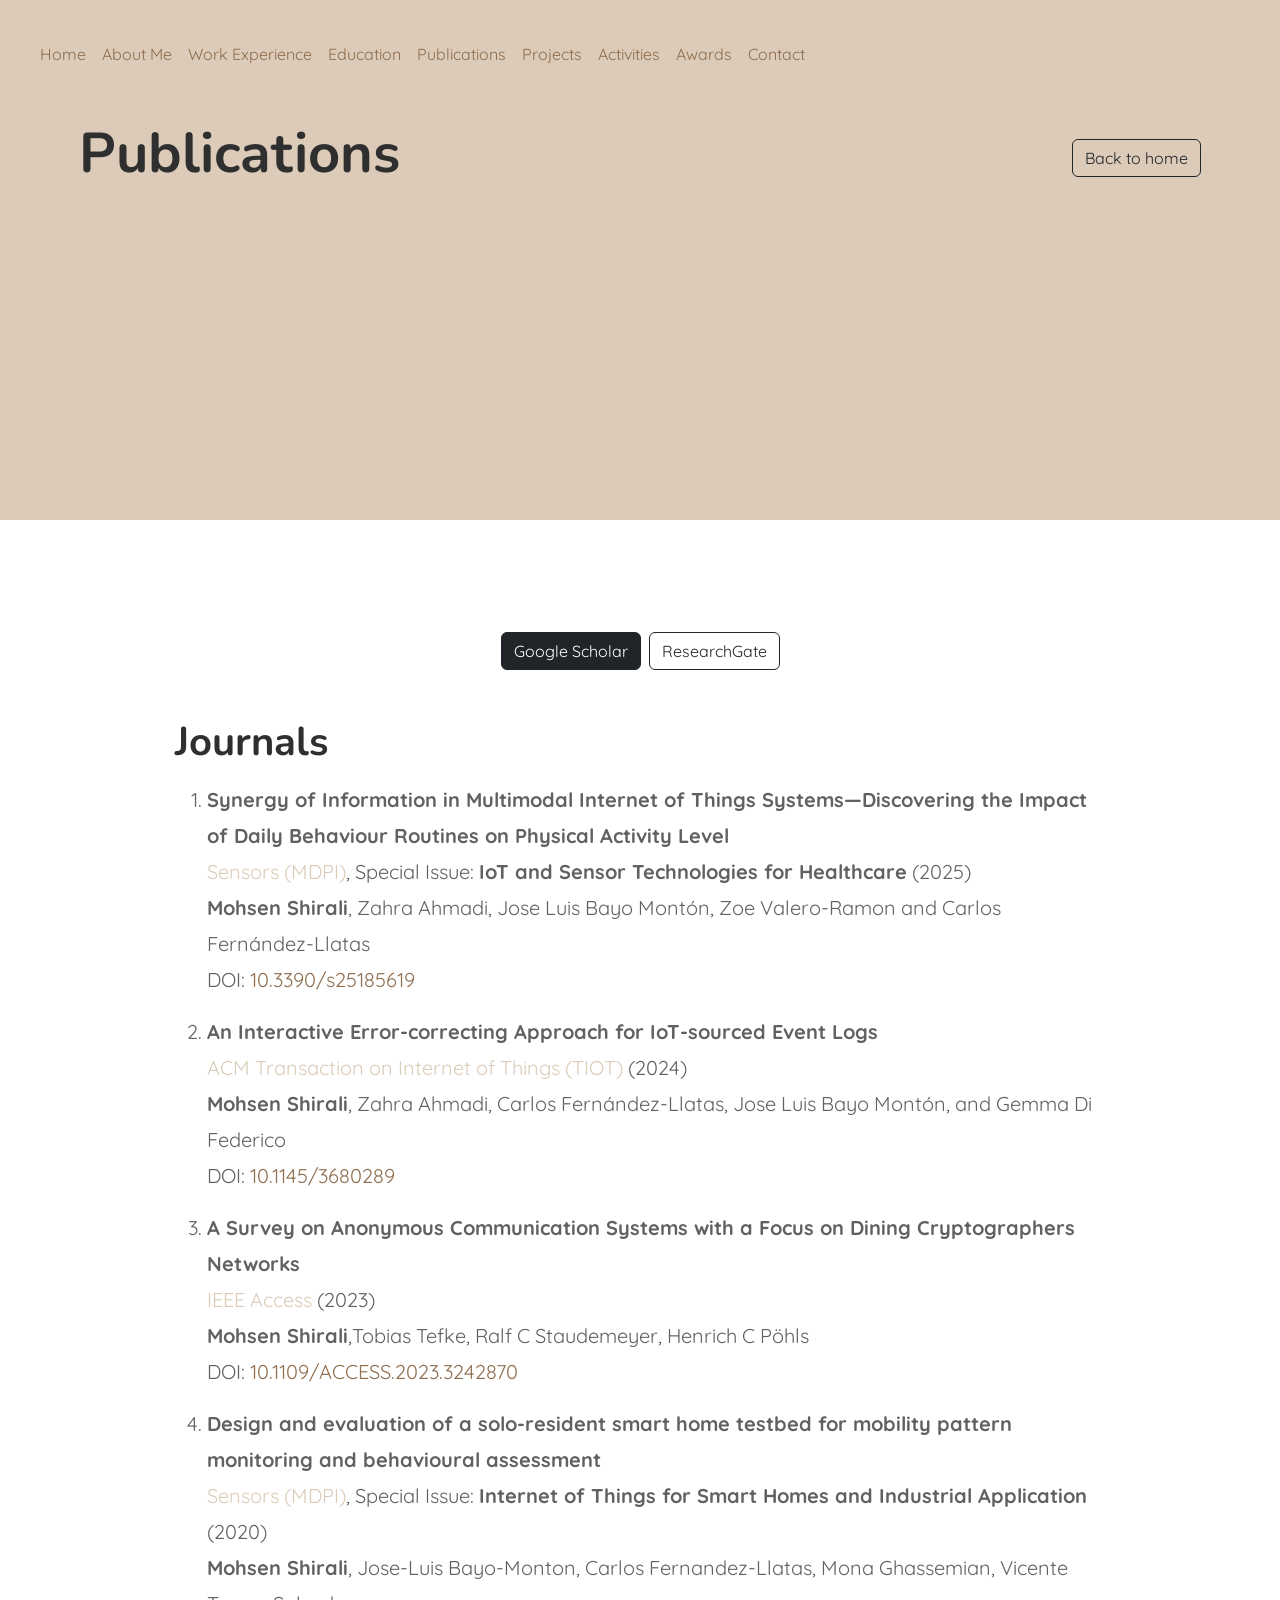
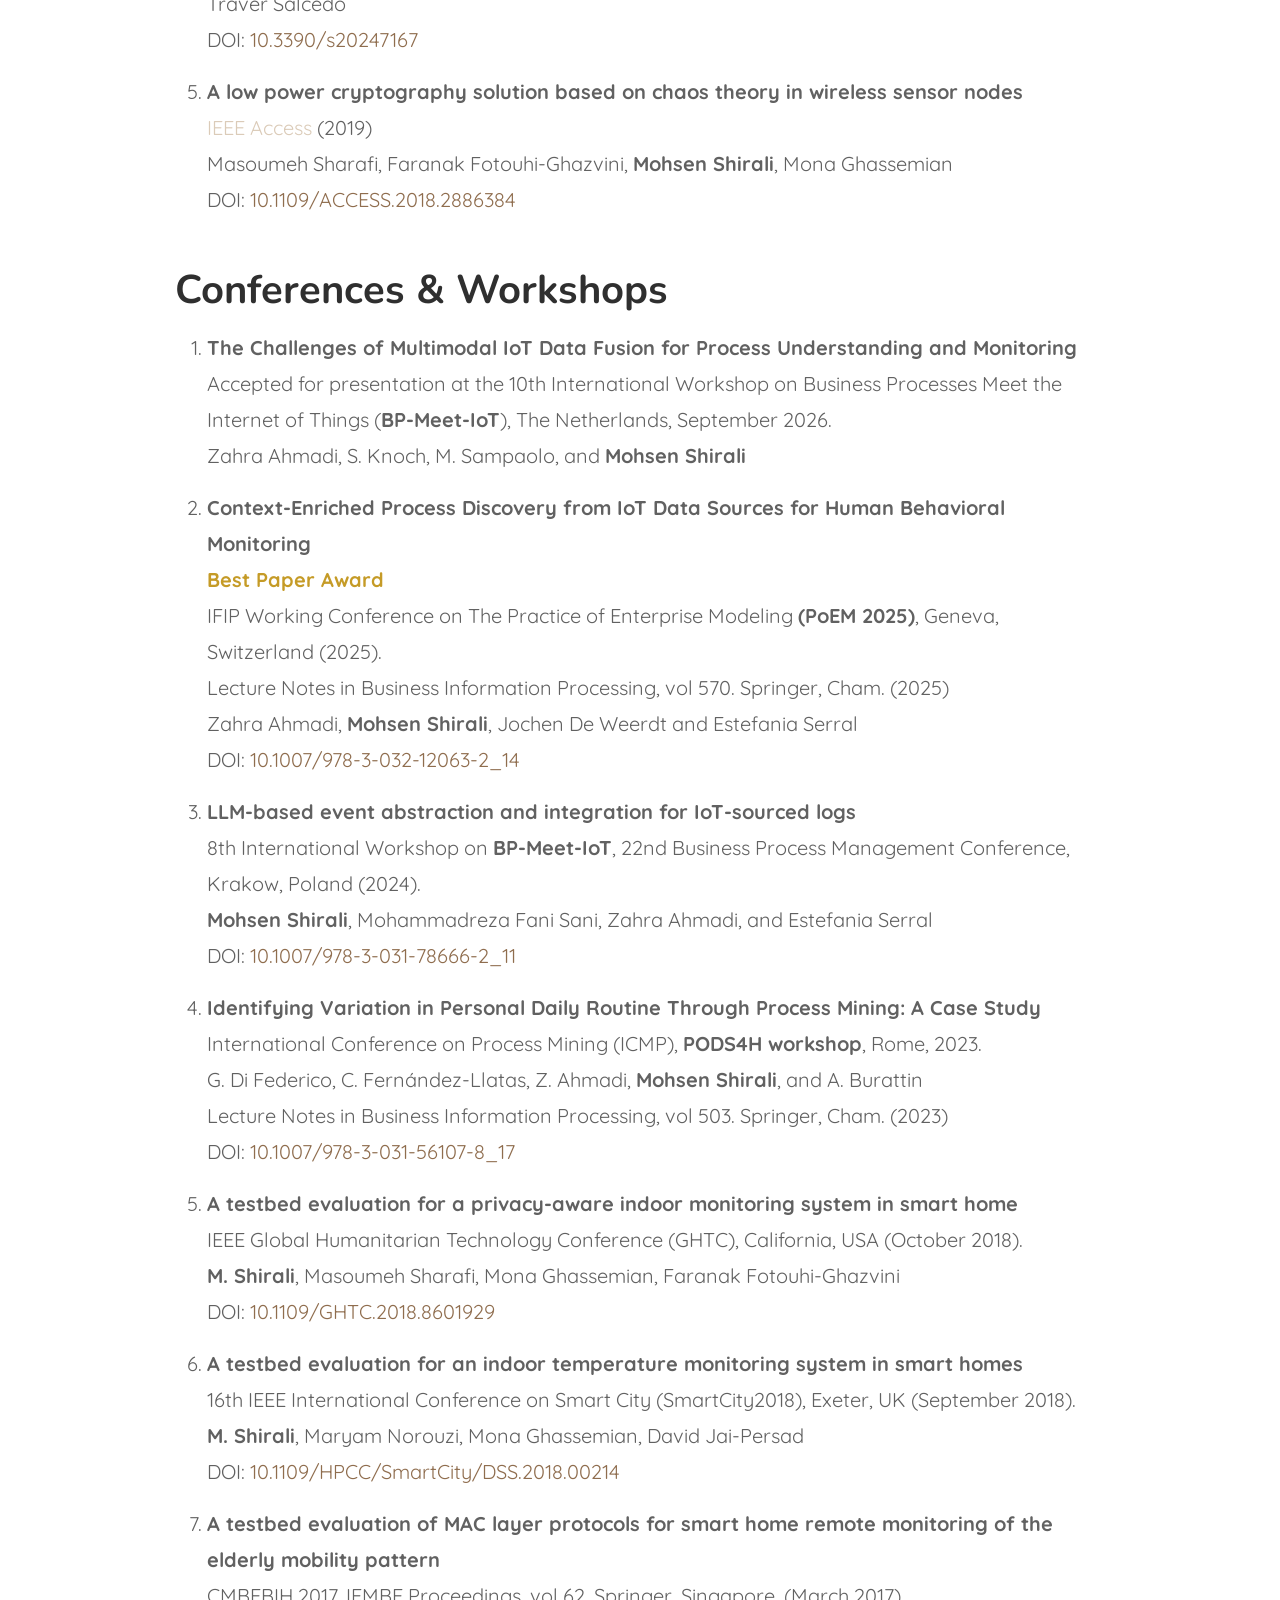
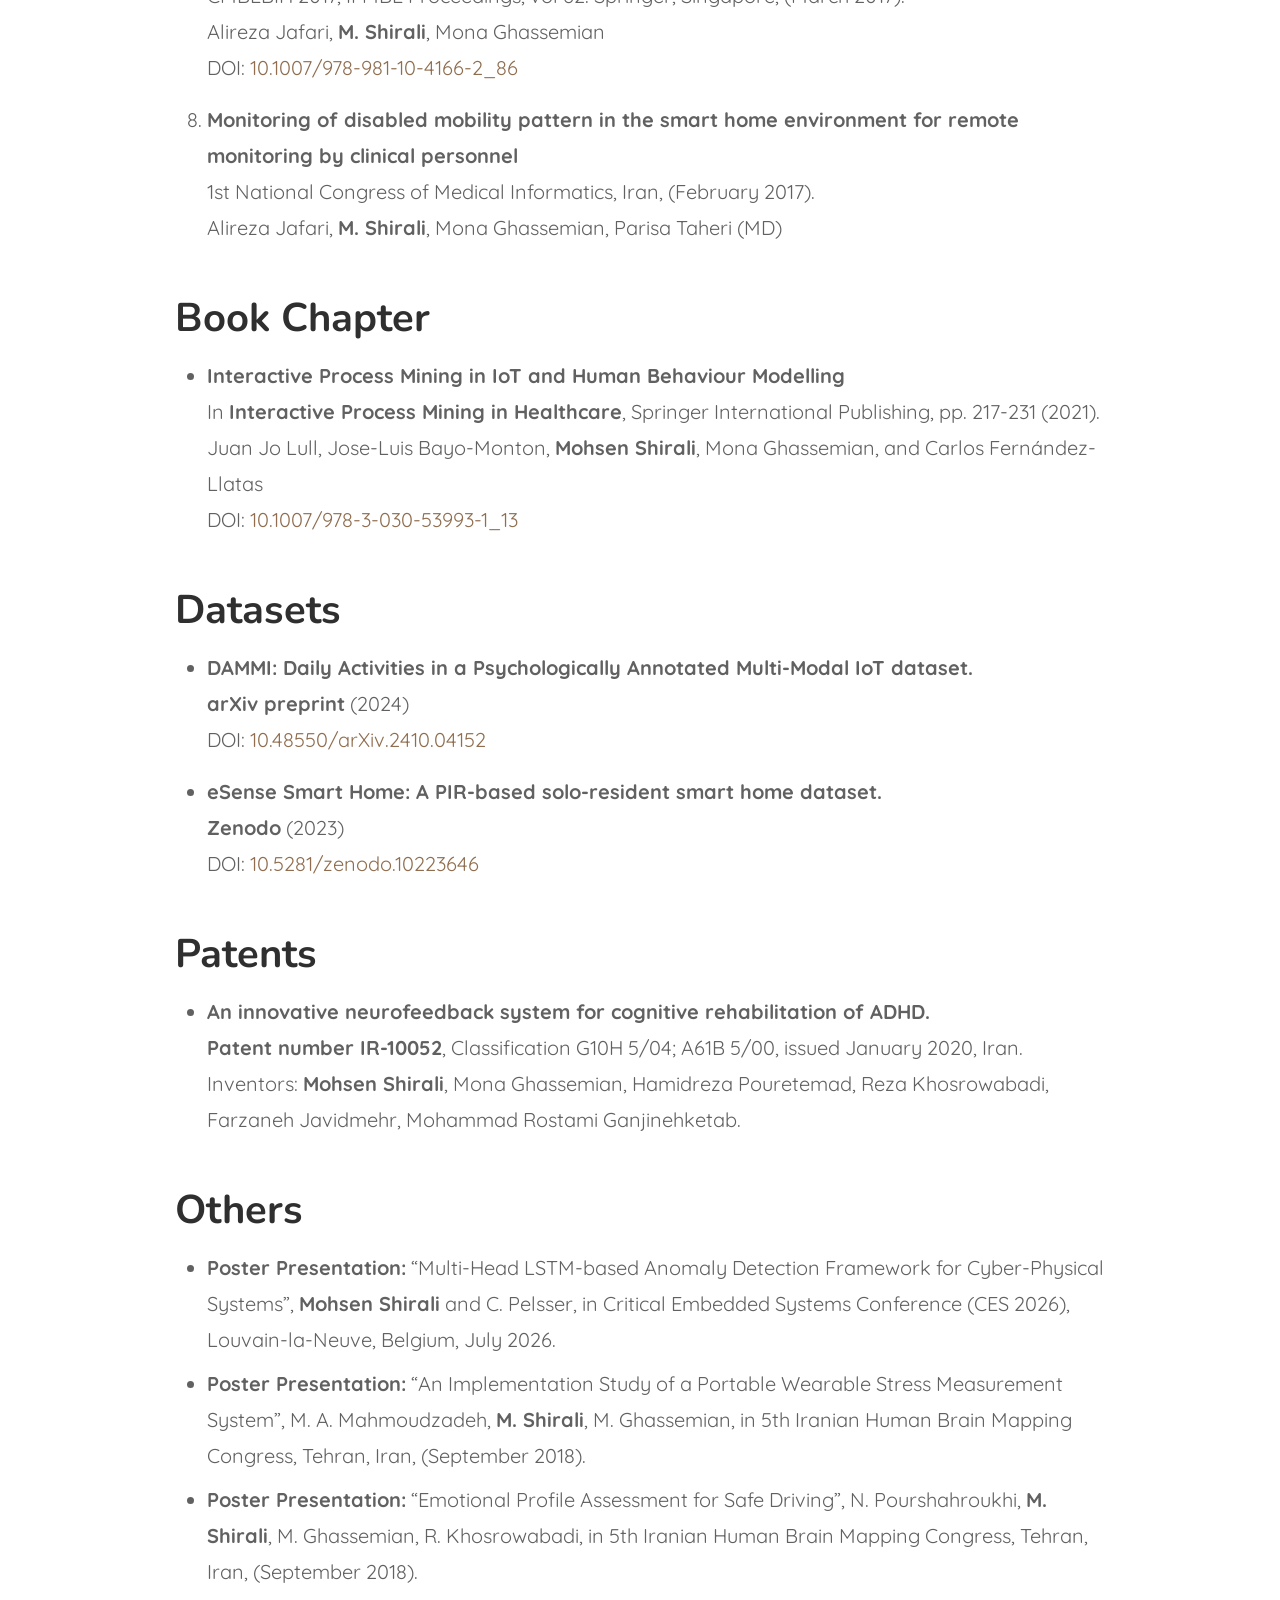
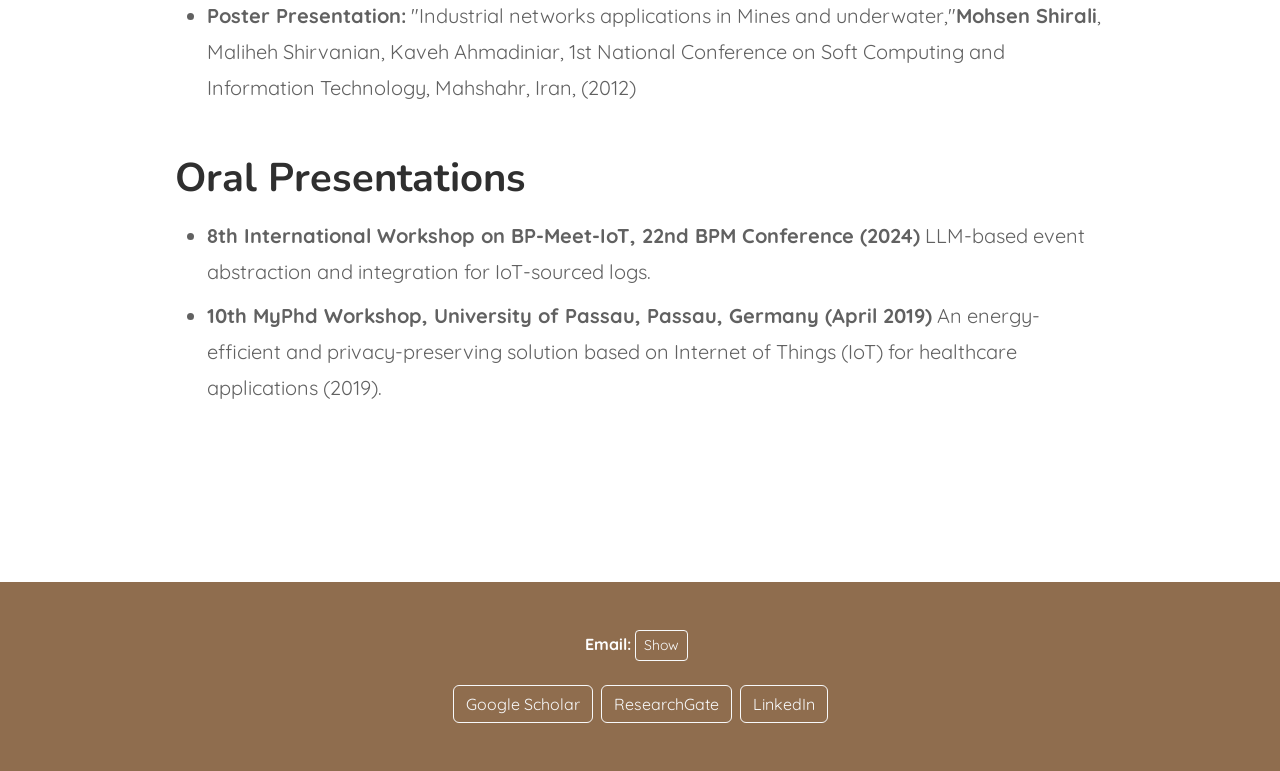
<file: publications.html>
<!DOCTYPE html>
<html lang="en">

<head>
  <title>Publications | Mohsen Shirali</title>

  <meta charset="utf-8">

  <meta http-equiv="X-UA-Compatible" content="IE=edge">

  <meta name="viewport" content="width=device-width, initial-scale=1.0">

  <meta name="format-detection" content="telephone=no">

  <meta name="apple-mobile-web-app-capable" content="yes">

  <meta name="author" content="Mohsen Shirali">

  <meta name="description"
    content="Publications by Mohsen Shirali on multimodal IoT, process mining, artificial intelligence, event abstraction, cyber-physical systems, security and privacy, including datasets and scholarly outputs.">

  <meta name="robots" content="index, follow, max-image-preview:large">

  <link rel="canonical" href="https://mohsenshirali.github.io/publications.html">

  <link rel="icon" href="/favicon.svg" type="image/svg+xml">


  <meta property="og:type" content="website">

  <meta property="og:site_name" content="Mohsen Shirali">

  <meta property="og:title" content="Publications | Mohsen Shirali">

  <meta property="og:description"
    content="Scientific publications, datasets and scholarly outputs in AI, multimodal IoT, process mining, cyber-physical systems, security and privacy.">

  <meta property="og:url" content="https://mohsenshirali.github.io/publications.html">

  <meta property="og:image" content="https://mohsenshirali.github.io/images/banner_pic-removebg_flip.png">

  <meta property="og:image:alt" content="Mohsen Shirali">


  <meta name="twitter:card" content="summary">

  <meta name="twitter:title" content="Publications | Mohsen Shirali">

  <meta name="twitter:description" content="Scientific publications and research outputs by Mohsen Shirali.">
  <script type="application/ld+json">
  {
    "@context": "https://schema.org",

    "@type": "BreadcrumbList",

    "itemListElement": [

      {
        "@type": "ListItem",
        "position": 1,
        "name": "Home",
        "item": "https://mohsenshirali.github.io/"
      },

      {
        "@type": "ListItem",
        "position": 2,
        "name": "Publications",
        "item": "https://mohsenshirali.github.io/publications.html"
      }

    ]
  }
  </script>

  <link rel="stylesheet" type="text/css" href="assets/icomoon/icomoon.css">
  <link href="https://cdn.jsdelivr.net/npm/bootstrap@5.2.3/dist/css/bootstrap.min.css" rel="stylesheet"
    integrity="sha384-rbsA2VBKQhggwzxH7pPCaAqO46MgnOM80zW1RWuH61DGLwZJEdK2Kadq2F9CUG65" crossorigin="anonymous">
  <link rel="stylesheet" type="text/css" href="assets/vendor/chocolat/css/chocolat.css">
  <link rel="stylesheet" type="text/css" href="css/vendor.css">
  <link rel="stylesheet" type="text/css" href="style.css">

  <link rel="preconnect" href="https://fonts.googleapis.com">
  <link rel="preconnect" href="https://fonts.gstatic.com" crossorigin>
  <link
    href="https://fonts.googleapis.com/css2?family=Nunito:ital,wght@0,200..1000;1,200..1000&family=Quicksand:wght@300..700&display=swap"
    rel="stylesheet">
</head>

<body>
  <div id="overlayer">
    <span class="loader"><span class="loader-inner"></span></span>
  </div>


  <header id="header">
    <div class="header-wrap" data-aos="fade">
      <div class="main-logo">
        <a href="index.html" title="Mohsen Shirali"></a>
      </div>
      <nav id="navbar" class="d-none d-md-block">
        <ul class="list-unstyled d-flex gap-3 m-0 align-items-center">
          <li><a class="text-decoration-none" href="index.html#home">Home</a></li>
          <li><a class="text-decoration-none" href="about.html">About Me</a></li>
          <li><a class="text-decoration-none" href="index.html#experience">Work Experience</a></li>
          <li><a class="text-decoration-none" href="index.html#education">Education</a></li>
          <li><a class="text-decoration-none" href="publications.html">Publications</a></li>
          <li><a class="text-decoration-none" href="projects.html">Projects</a></li>
          <li><a class="text-decoration-none" href="activities.html">Activities</a></li>
          <li><a class="text-decoration-none" href="index.html#awards">Awards</a></li>
          <li><a class="text-decoration-none" href="index.html#contact">Contact</a></li>
        </ul>
      </nav>
      <nav id="navbar-mobile" class="d-lg-none">
        <input id="menu-toggle" type="checkbox" />
        <label class="menu-btn" for="menu-toggle"><span></span></label>
      </nav>
    </div>
  </header>

  <div class="nav nav-overlay d-lg-none">
    <div class="nav__content">
      <ul class="nav__list">
        <li class="nav__list-item mb-2"><a href="index.html#home">Home</a></li>
        <li class="nav__list-item mb-2"><a href="about.html">About Me</a></li>
        <li class="nav__list-item mb-2"><a href="index.html#experience">Work Experience</a></li>
        <li class="nav__list-item mb-2"><a href="index.html#education">Education</a></li>
        <li class="nav__list-item mb-2"><a href="publications.html">Publications</a></li>
        <li class="nav__list-item mb-2"><a href="projects.html">Projects</a></li>
        <li class="nav__list-item mb-2"><a href="activities.html">Activities</a></li>
        <li class="nav__list-item mb-2"><a href="index.html#awards">Awards</a></li>
        <li class="nav__list-item mb-2"><a href="index.html#contact">Contact</a></li>
      </ul>
    </div>
  </div>

  <section class="jarallax bg-secondary" style="padding-top: 120px; padding-bottom: 60px;">
    <div class="container-lg">
      <div class="row align-items-center">
        <div class="col-lg-8" data-aos="zoom-in-up">
          <h1 class="display-4">Publications</h1>
          <!-- <p class="fs-5 mb-0">Full list (journals, conferences, and other scholarly outputs)</p> -->
        </div>
        <div class="col-lg-4 text-lg-end mt-3 mt-lg-0" data-aos="zoom-in-up">
          <a class="btn btn-outline-dark" href="index.html">Back to home</a>
        </div>
      </div>
    </div>
  </section>

  <section class="padding-large">
    <div class="container-lg" data-aos="zoom-in-up">
      <div class="row justify-content-center">
        <div class="col-lg-10">
          <div class="d-flex flex-wrap gap-2 justify-content-center mb-4">
            <a class="btn btn-dark" href="https://scholar.google.com/citations?user=J02WA74AAAAJ&hl=en" target="_blank"
              rel="noopener">Google Scholar</a>
            <a class="btn btn-outline-dark" href="https://www.researchgate.net/profile/Mohsen-Shirali" target="_blank"
              rel="noopener">ResearchGate</a>
          </div>

          <h2 class="display-6 mt-5">Journals</h2>
          <ol class="fs-5 mt-3">
            <li class='mb-3'><strong>Synergy of Information in Multimodal Internet of Things Systems—Discovering the
                Impact of Daily Behaviour Routines on Physical Activity Level</strong>
              <br>
              <span class='text-muted'>Sensors (MDPI)</span>, Special Issue: <strong> IoT and Sensor Technologies for
                Healthcare</strong> (2025)
              <br>
              <strong>Mohsen Shirali</strong>, Zahra Ahmadi, Jose Luis Bayo Montón, Zoe Valero-Ramon and Carlos
              Fernández-Llatas
              <br>
              DOI: <a href="https://doi.org/10.3390/s25185619" target="_blank" rel="noopener">10.3390/s25185619</a>
            </li>

            <li class='mb-3'><strong>An Interactive Error-correcting Approach for IoT-sourced Event Logs</strong>
              <br>
              <span class='text-muted'>ACM Transaction on Internet of Things (TIOT)</span> (2024)
              <br>
              <strong>Mohsen Shirali</strong>, Zahra Ahmadi, Carlos Fernández-Llatas, Jose Luis Bayo Montón, and Gemma
              Di Federico
              <br>
              DOI: <a href="https://doi.org/10.1145/3680289" target="_blank" rel="noopener">10.1145/3680289</a>
            </li>

            <li class='mb-3'><strong>A Survey on Anonymous Communication Systems with a Focus on Dining Cryptographers
                Networks</strong>
              <br>
              <span class='text-muted'>IEEE Access</span> (2023)
              <br>
              <strong>Mohsen Shirali</strong>,Tobias Tefke, Ralf C Staudemeyer, Henrich C Pöhls
              <br>
              DOI: <a href="https://doi.org/10.1109/ACCESS.2023.3242870" target="_blank"
                rel="noopener">10.1109/ACCESS.2023.3242870</a>
            </li>

            <li class='mb-3'><strong>Design and evaluation of a solo-resident smart home testbed for mobility pattern
                monitoring and behavioural assessment</strong>
              <br>
              <span class='text-muted'>Sensors (MDPI)</span>, Special Issue: <strong>Internet of Things for Smart Homes
                and Industrial Application</strong> (2020)
              <br>
              <strong>Mohsen Shirali</strong>, Jose-Luis Bayo-Monton, Carlos Fernandez-Llatas, Mona Ghassemian, Vicente
              Traver Salcedo
              <br>
              DOI: <a href="https://doi.org/10.3390/s20247167" target="_blank" rel="noopener">10.3390/s20247167</a>
            </li>

            <li class='mb-3'><strong>A low power cryptography solution based on chaos theory in wireless sensor
                nodes</strong>
              <br>
              <span class='text-muted'>IEEE Access</span> (2019)
              <br>
              Masoumeh Sharafi, Faranak Fotouhi-Ghazvini, <strong>Mohsen Shirali</strong>, Mona Ghassemian
              <br>
              DOI: <a href="https://doi.org/10.1109/ACCESS.2018.2886384" target="_blank"
                rel="noopener">10.1109/ACCESS.2018.2886384</a>
            </li>
          </ol>

          <h2 class="display-6 mt-5">Conferences & Workshops</h2>
          <ol class="fs-5 mt-3">
            <li class='mb-3'><strong>The Challenges of Multimodal IoT Data Fusion for Process Understanding and
                Monitoring</strong>
              <br>
              Accepted for presentation at the 10th International Workshop on Business Processes Meet the Internet of
              Things (<strong>BP-Meet-IoT</strong>), The Netherlands, September 2026.
              <br>
              Zahra Ahmadi, S. Knoch, M. Sampaolo, and <strong>Mohsen Shirali</strong>
              <br>
            </li>
            <li class='mb-3'><strong>Context-Enriched Process Discovery from IoT Data Sources for Human Behavioral
                Monitoring</strong>
              <br>
              <strong class="text-gold">Best Paper Award</strong>
              <br>
              IFIP Working Conference on The Practice of Enterprise Modeling <strong>(PoEM 2025)</strong>, Geneva,
              Switzerland (2025).
              <br>
              Lecture Notes in Business Information Processing, vol 570. Springer, Cham. (2025)
              <br>
              Zahra Ahmadi, <strong>Mohsen Shirali</strong>, Jochen De Weerdt and Estefania Serral
              <br>
              DOI: <a href="https://doi.org/10.1007/978-3-032-12063-2_14" target="_blank"
                rel="noopener">10.1007/978-3-032-12063-2_14</a>
            </li>

            <li class='mb-3'><strong>LLM-based event abstraction and integration for IoT-sourced logs</strong>
              <br>
              8th International Workshop on <strong>BP-Meet-IoT</strong>, 22nd Business Process Management Conference,
              Krakow, Poland (2024).
              <br>
              <strong>Mohsen Shirali</strong>, Mohammadreza Fani Sani, Zahra Ahmadi, and Estefania Serral
              <br>
              DOI: <a href="https://doi.org/10.1007/978-3-031-78666-2_11" target="_blank"
                rel="noopener">10.1007/978-3-031-78666-2_11</a>
            </li>

            <li class='mb-3'><strong>Identifying Variation in Personal Daily Routine Through Process Mining: A Case
                Study</strong>
              <br>
              International Conference on Process Mining (ICMP), <strong>PODS4H workshop</strong>, Rome, 2023.
              <br>
              G. Di Federico, C. Fernández-Llatas, Z. Ahmadi, <strong>Mohsen Shirali</strong>, and A. Burattin
              <br>
              Lecture Notes in Business Information Processing, vol 503. Springer, Cham. (2023)
              <br>
              DOI: <a href="https://doi.org/10.1007/978-3-031-56107-8_17" target="_blank"
                rel="noopener">10.1007/978-3-031-56107-8_17</a>
            </li>

            <li class='mb-3'><strong>A testbed evaluation for a privacy-aware indoor monitoring system in smart
                home</strong>
              <br>
              IEEE Global Humanitarian Technology Conference (GHTC), California, USA (October 2018).
              <br>
              <strong>M. Shirali</strong>, Masoumeh Sharafi, Mona Ghassemian, Faranak Fotouhi-Ghazvini
              <br>
              DOI: <a href="https://doi.org/10.1109/GHTC.2018.8601929" target="_blank"
                rel="noopener">10.1109/GHTC.2018.8601929</a>
            </li>

            <li class='mb-3'><strong>A testbed evaluation for an indoor temperature monitoring system in smart
                homes</strong>
              <br>
              16th IEEE International Conference on Smart City (SmartCity2018), Exeter, UK (September 2018).
              <br>
              <strong>M. Shirali</strong>, Maryam Norouzi, Mona Ghassemian, David Jai-Persad
              <br>
              DOI: <a href="https://doi.org/10.1109/HPCC/SmartCity/DSS.2018.00214" target="_blank"
                rel="noopener">10.1109/HPCC/SmartCity/DSS.2018.00214</a>
            </li>

            <li class='mb-3'><strong>A testbed evaluation of MAC layer protocols for smart home remote monitoring of the
                elderly mobility pattern</strong>
              <br>
              CMBEBIH 2017, IFMBE Proceedings, vol 62. Springer, Singapore, (March 2017).
              <br>
              Alireza Jafari, <strong>M. Shirali</strong>, Mona Ghassemian
              <br>
              DOI: <a href="https://doi.org/10.1007/978-981-10-4166-2_86" target="_blank"
                rel="noopener">10.1007/978-981-10-4166-2_86</a>
            </li>

            <li class='mb-3'><strong>Monitoring of disabled mobility pattern in the smart home environment for remote
                monitoring by clinical personnel</strong>
              <br>
              1st National Congress of Medical Informatics, Iran, (February 2017).
              <br>
              Alireza Jafari, <strong>M. Shirali</strong>, Mona Ghassemian, Parisa Taheri (MD)
              <br>
            </li>
          </ol>

          <h2 class="display-6 mt-5">Book Chapter</h2>
          <ul class="fs-5 mt-3">
            <li class='mb-3'><strong>Interactive Process Mining in IoT and Human Behaviour Modelling</strong>
              <br>
              In <strong>Interactive Process Mining in Healthcare</strong>, Springer International Publishing, pp.
              217-231 (2021).
              <br>
              Juan Jo Lull, Jose-Luis Bayo-Monton, <strong>Mohsen Shirali</strong>, Mona Ghassemian, and Carlos
              Fernández-Llatas
              <br>
              DOI: <a href="https://doi.org/10.1007/978-3-030-53993-1_13" target="_blank"
                rel="noopener">10.1007/978-3-030-53993-1_13</a>
          </ul>

          <h2 class="display-6 mt-5">Datasets</h2>
          <ul class="fs-5 mt-3">
            <li class='mb-3'><strong>DAMMI: Daily Activities in a Psychologically Annotated Multi-Modal IoT
                dataset.</strong>
              <br>
              <strong>arXiv preprint</strong> (2024)
              <br>
              DOI: <a href="https://doi.org/10.48550/arXiv.2410.04152" target="_blank"
                rel="noopener">10.48550/arXiv.2410.04152</a>

            <li class='mb-3'><strong>eSense Smart Home: A PIR-based solo-resident smart home dataset.</strong>
              <br>
              <strong>Zenodo</strong> (2023)
              <br>
              DOI: <a href="https://doi.org/10.5281/zenodo.10223646" target="_blank"
                rel="noopener">10.5281/zenodo.10223646</a>
          </ul>

          <h2 class="display-6 mt-5">Patents</h2>
          <ul class="fs-5 mt-3">
            <li class='mb-3'><strong>An innovative neurofeedback system for cognitive rehabilitation of ADHD.</strong>
              <br>
              <strong>Patent number IR-10052</strong>, Classification G10H 5/04; A61B 5/00, issued January 2020, Iran.
              <br>
              Inventors: <strong>Mohsen Shirali</strong>, Mona Ghassemian, Hamidreza Pouretemad, Reza Khosrowabadi,
              Farzaneh Javidmehr, Mohammad Rostami Ganjinehketab.
          </ul>

          <h2 class="display-6 mt-5">Others</h2>
          <ul class="fs-5 mt-3">
            <li class="mb-2"><strong>Poster Presentation:</strong> “Multi-Head LSTM-based Anomaly Detection Framework
              for Cyber-Physical Systems”, <strong>Mohsen Shirali</strong> and C. Pelsser, in Critical Embedded Systems
              Conference (CES 2026), Louvain-la-Neuve, Belgium, July 2026.</li>
            <li class="mb-2"><strong>Poster Presentation:</strong> “An Implementation Study of a Portable Wearable
              Stress Measurement System”, M. A. Mahmoudzadeh, <strong>M. Shirali</strong>, M. Ghassemian, in 5th Iranian
              Human Brain Mapping Congress, Tehran, Iran, (September 2018).</li>
            <li class="mb-2"><strong>Poster Presentation:</strong> “Emotional Profile Assessment for Safe Driving”, N.
              Pourshahroukhi, <strong>M. Shirali</strong>, M. Ghassemian, R. Khosrowabadi, in 5th Iranian Human Brain
              Mapping Congress, Tehran, Iran, (September 2018).</li>
            <li class="mb-2"><strong>Poster Presentation:</strong> "Industrial networks applications in Mines and
              underwater,"<strong>Mohsen Shirali</strong>, Maliheh Shirvanian, Kaveh Ahmadiniar, 1st National Conference
              on Soft Computing and Information Technology, Mahshahr, Iran, (2012)</li>
          </ul>

          <h2 class="display-6 mt-5">Oral Presentations</h2>
          <ul class="fs-5 mt-3">
            <li class="mb-2"><strong>8th International Workshop on BP-Meet-IoT, 22nd BPM Conference (2024)</strong>
              LLM-based event abstraction and integration for IoT-sourced logs.</li>
            <li class="mb-2"><strong>10th MyPhd Workshop, University of Passau, Passau, Germany (April 2019)</strong> An
              energy-efficient and privacy-preserving solution based on Internet of Things (IoT) for healthcare
              applications (2019).</li>
          </ul>

          <!-- <div class="text-center mt-5">
          <a class="btn btn-outline-dark" href="index.html#publications">Back to selected publications</a>
        </div> -->
        </div>
      </div>
    </div>
  </section>
  <script src="js/jquery-1.11.0.min.js"></script>
  <script src="https://cdn.jsdelivr.net/npm/bootstrap@5.2.3/dist/js/bootstrap.bundle.min.js"
    integrity="sha384-kenU1KFdBIe4zVF0s0G1M5b4hcpxyD9F7jL+jjXkk+Q2h455rYXK/7HAuoJl+0I4"
    crossorigin="anonymous"></script>
  <script src="assets/vendor/chocolat/js/chocolat.js"></script>
  <script src="js/plugins.js"></script>
  <script src="js/script.js"></script>

  <section class="bg-primary py-5 mt-5">
    <div class="container-lg text-center text-white">
      <p>
        <strong>Email:</strong>
        <button id="revealEmail" class="btn btn-outline-light btn-sm">Show</button>
        <span id="email" class="ms-2"></span>
      </p>
      <div class="d-flex flex-wrap gap-2 justify-content-center mt-4">
        <a class="btn btn-outline-light" href="https://scholar.google.com/citations?user=your_google_scholar_id"
          target="_blank" rel="noopener">Google Scholar</a>
        <a class="btn btn-outline-light" href="https://www.researchgate.net/profile/your_researchgate_id"
          target="_blank" rel="noopener">ResearchGate</a>
        <a class="btn btn-outline-light" href="https://www.linkedin.com/in/mohsen-shirali/" target="_blank"
          rel="noopener">LinkedIn</a>
      </div>
    </div>
  </section>

  <script>
    document.getElementById("revealEmail").addEventListener("click", () => {
      const addr = "mohsen.shirali" + "@" + "kuleuven.be";
      document.getElementById("email").innerHTML =
        `<a href="mailto:${addr}">${addr}</a>`;
    });
  </script>
</body>

</html>
</file>
<file: assets/icomoon/icomoon.css>
@font-face {
  font-family: 'icomoon';
  src:  url('fonts/icomoon.eot?4tbogh');
  src:  url('fonts/icomoon.eot?4tbogh#iefix') format('embedded-opentype'),
    url('fonts/icomoon.ttf?4tbogh') format('truetype'),
    url('fonts/icomoon.woff?4tbogh') format('woff'),
    url('fonts/icomoon.svg?4tbogh#icomoon') format('svg');
  font-weight: normal;
  font-style: normal;
  font-display: block;
}

[class^="icon-"], [class*=" icon-"] {
  /* use !important to prevent issues with browser extensions that change fonts */
  font-family: 'icomoon' !important;
  speak: never;
  font-style: normal;
  font-weight: normal;
  font-variant: normal;
  text-transform: none;
  line-height: 1;

  /* Better Font Rendering =========== */
  -webkit-font-smoothing: antialiased;
  -moz-osx-font-smoothing: grayscale;
}

.icon-twitter:before {
  content: "\f099";
}
.icon-facebook:before {
  content: "\f09a";
}
.icon-facebook-f:before {
  content: "\f09a";
}
.icon-youtube-play:before {
  content: "\f16a";
}
.icon-behance-square:before {
  content: "\f1b5";
}
.icon-pinterest-p:before {
  content: "\f231";
}
.icon-forward:before {
  content: "\e900";
}
.icon-chevron-thin-left:before {
  content: "\e902";
}
.icon-chevron-thin-right:before {
  content: "\e903";
}
.icon-arrow-thin-right:before {
  content: "\e901";
}
.icon-quotes-left:before {
  content: "\e977";
}
.icon-quotes-right:before {
  content: "\e978";
}
</file>
<file: assets/vendor/chocolat/css/chocolat.css>
.chocolat-zoomable.chocolat-zoomed {
    cursor: zoom-out;
}
.chocolat-open {
    overflow: hidden;
}
.chocolat-overlay {
    transition: opacity 0.4s ease, visibility 0s 0.4s ease;
    height: 100%;
    width: 100%;
    position: fixed;
    left: 0;
    top: 0;
    z-index: 10;
    background-color: #000;
    visibility: hidden;
    opacity: 0;
}
.chocolat-overlay.chocolat-visible {
    transition: opacity 0.4s, visibility 0s;
    visibility: visible;
    opacity: 0.8;
}

.chocolat-wrapper {
    transition: opacity 0.4s ease, visibility 0s 0.4s ease;
    width: 100%;
    height: 100%;
    position: fixed;
    opacity: 0;
    left: 0;
    top: 0;
    z-index: 16;
    color: #fff;
    visibility: hidden;
}
.chocolat-wrapper.chocolat-visible {
    transition: opacity 0.4s, visibility 0s;
    opacity: 1;
    visibility: visible;
}

.chocolat-zoomable .chocolat-img {
    cursor: zoom-in;
}
.chocolat-loader {
    transition: opacity 0.3s;
    height: 32px;
    width: 32px;
    position: absolute;
    left: 50%;
    top: 50%;
    margin-left: -16px;
    margin-top: -16px;
    z-index: 11;
    background: url(../images/loader.gif);
    opacity: 0;
}
.chocolat-loader.chocolat-visible {
    opacity: 1;
}

.chocolat-image-wrapper {
    position: fixed;
    width: 0px;
    height: 0px;
    left: 50%;
    top: 50%;
    z-index: 14;
    text-align: left;
    transform: translate(-50%, -50%);
}

.chocolat-image-wrapper .chocolat-img {
    position: absolute;
    width: 100%;
    height: 100%;
}
.chocolat-wrapper .chocolat-left {
    width: 50px;
    height: 100px;
    cursor: pointer;
    background: url(../images/left.png) 50% 50% no-repeat;
    z-index: 17;
    visibility: hidden;
}

.chocolat-layout {
    display: flex;
    flex-direction: column;
    position: absolute;
    top: 0;
    bottom: 0;
    left: 0;
    right: 0;
}
.chocolat-image-canvas {
    transition: opacity .2s;
    opacity: 0;
    flex-grow: 1;
    align-self: stretch;
}
.chocolat-image-canvas.chocolat-visible {
    opacity: 1;
}
.chocolat-center {
    flex-grow: 1;
    display: flex;
    justify-content: center;
    align-items: center;
    user-select: none;
}

.chocolat-wrapper .chocolat-right {
    width: 50px;
    height: 100px;
    cursor: pointer;
    background: url(../images/right.png) 50% 50% no-repeat;
    z-index: 17;
    visibility: hidden;
}
.chocolat-wrapper .chocolat-right.active {
    visibility: visible;
}
.chocolat-wrapper .chocolat-left.active {
    visibility: visible;
}
.chocolat-wrapper .chocolat-top {
    height: 50px;
    overflow: hidden;
    z-index: 17;
    flex-shrink: 0;
}
.chocolat-wrapper .chocolat-close {
    width: 50px;
    height: 50px;
    cursor: pointer;
    position: absolute;
    top: 0;
    right: 0;
    background: url(../images/close.png) 50% 50% no-repeat;
}
.chocolat-wrapper .chocolat-bottom {
    height: 40px;
    font-size: 12px;
    z-index: 17;
    padding-left: 15px;
    padding-right: 15px;
    background: rgba(0, 0, 0, 0.2);
    flex-shrink: 0;
    display: flex;
    align-items: center;

}
.chocolat-wrapper .chocolat-set-title {
    display: inline-block;
    padding-right: 15px;
    line-height: 1;
    border-right: 1px solid rgba(255, 255, 255, 0.3);
}
.chocolat-wrapper .chocolat-pagination {
    float: right;
    display: inline-block;
    padding-left: 15px;
    padding-right: 15px;
    margin-right: 15px;
    /*border-right: 1px solid rgba(255, 255, 255, 0.2);*/
}
.chocolat-wrapper .chocolat-fullscreen {
    width: 16px;
    height: 40px;
    background: url(../images/fullscreen.png) 50% 50% no-repeat;
    display: block;
    cursor: pointer;
    float: right;
}
.chocolat-wrapper .chocolat-description {
    display: inline-block;
    flex-grow: 1;
    text-align: left;
}

/* no container mode*/
body.chocolat-open > .chocolat-overlay {
    z-index: 15;
}
body.chocolat-open > .chocolat-loader {
    z-index: 15;
}
body.chocolat-open > .chocolat-image-wrapper {
    z-index: 17;
}

/* container mode*/
.chocolat-in-container .chocolat-wrapper,
.chocolat-in-container .chocolat-image-wrapper,
.chocolat-in-container .chocolat-overlay {
    position: absolute;
}
.chocolat-in-container {
    position: relative;
}

.chocolat-zoomable.chocolat-zooming-in .chocolat-image-wrapper,
.chocolat-zoomable.chocolat-zooming-out .chocolat-image-wrapper {
    transition: width .2s ease, height .2s ease;
}
.chocolat-zoomable.chocolat-zooming-in .chocolat-img,
.chocolat-zoomable.chocolat-zooming-out .chocolat-img {
    transition: margin .2s ease;
}

/* uncomment to hide controls when zoomed-in*/
/*
.chocolat-zoomable .chocolat-top,
.chocolat-zoomable .chocolat-bottom,
.chocolat-zoomable .chocolat-right,
.chocolat-zoomable .chocolat-left {
    transition: opacity .3s ease, visibility 0s .3s;
   opacity: 1;
}

.chocolat-zoomable.chocolat-zoomed .chocolat-top,
.chocolat-zoomable.chocolat-zoomed .chocolat-bottom,
.chocolat-zoomable.chocolat-zoomed .chocolat-right,
.chocolat-zoomable.chocolat-zoomed .chocolat-left {
    visibility: hidden;
    opacity: 0;
}
*/
</file>
<file: style.css>
/*
Theme Name: Portf HTML Template
Theme URI: https://templatesjungle.com/
Author: TemplatesJungle
Author URI: https://templatesjungle.com/
Description: Portfo is specially designed Bootstrap 5 HTML CSS portfolio template.
Version: 1.2
*/

/*--------------------------------------------------------------
This is main CSS file that contains custom style rules used in this template
--------------------------------------------------------------*/

/*------------------------------------*\
    Table of contents
\*------------------------------------*/

/*------------------------------------------------

CSS STRUCTURE:

1. VARIABLES

2. GENERAL TYPOGRAPHY
  2.1 General Styles
  2.2 Floating & Alignment
  2.3 Forms
  2.4 Lists
  2.5 Code
  2.6 Tables
  2.7 Spacing
  2.8 Utilities
  2.9 Misc
  2.10 Buttons
    - Button Sizes
    - Button Shapes
    - Button Color Scheme
    - Button Aligns
  2.11 Images
    - Image Hover Effects
  2.12 Section
    - Hero Section
    - Section Title
    - Section Paddings
    - Section Margins
    - Section Bg Colors
    - Content colors


3. EXTENDED TYPOGRAPHY
  3.1 Blockquote / Pullquote
  3.2 Dropcap
  3.3 Text Highlights

4. CONTENT ELEMENTS
  4.1 Tabs
  4.2 Accordions
  4.3 Member Grid
  4.4 Product Grid

5. BLOG STYLES
  5.1 Blog Single Post
  5.2 About Author
  5.3 Comments List
  5.4 Comments Form

6. Grid Layout

6. SITE STRUCTURE
  6.1 Preloader
  6.2 Header
    - Logo
    - Header Menu
    - Nav Sidebar
  6.3 Billboard
  6.4 About Me Section
  6.5 Portfolio Section
  6.6 Quotation Section
  6.7 Achievement Section
  6.8 Post Grid Section
  6.9 Testimonials Section
  6.10 Footer
    - Footer Top
    - Footer Bottom
  

7. THIRD PARTY COMPONENTS
  7.1 parallax section
  7.2 Blog Page
  7.3 Page Navigation



/*--------------------------------------------------------------
/** 1. VARIABLES
--------------------------------------------------------------*/
:root {
  /* widths for rows and containers
     */
  --header-height: 160px;
  --header-height-min: 80px;
}

/* on mobile devices below 600px
 */
@media screen and (max-width: 600px) {
  :root {
    --header-height: 100px;
    --header-height-min: 80px;
  }
}

/* Theme Colors */
:root {
  /* --accent-color: #DBCBB8; */
  --accent-color: #8F6D4E;
  --secondary-color: #DBCBB8;
  --dark-color: #2f2f2f;
  --grey-color: #f6f1ea;
  --heading-color: #111;
  --body-text-color: #616161;
  --light-heading-color: #fff;
  --light-background-color: #fff;
  --light-text-color: #afafaf;
  --bg-text-color: #f1f1f1;
  --dark-text-color: #2f2f2f;

  --bs-primary-rgb: 143, 109, 78;
  --bs-secondary-rgb: 219, 203, 184;
}

/* Fonts */
:root {
  --body-font: "Quicksand", sans-serif;
  --heading-font: "Nunito", sans-serif;
  --secondary-font: "Playfair Display", Georgia, serif;
}


/*----------------------------------------------*/
/* 2 GENERAL TYPOGRAPHY */
/*----------------------------------------------*/
body {
  font-family: var(--body-font);
  font-size: 16px;
  line-height: 1.8;
  color: var(--body-text-color);
}

a {
  color: var(--accent-color);
  text-decoration: none;
  transition: 0.3s color ease-out;
}

a:hover {
  color: var(--dark-color);
  text-decoration: none;
}

/* Typography */
/*----------------------------------------------*/
h1,
.h1,
h2,
.h2,
h3,
.h3,
h4,
.h4,
h5,
.h5,
h6,
.h6 {
  line-height: 1.2;
  color: var(--dark-color);
  font-family: var(--heading-font);
}

h1.light,
.h1,
h2.light,
.h2,
h3.light,
.h3,
h4.light,
.h4,
h5.light,
.h5,
h6.light,
.h6 {
  color: #fff;
}

/* Code
–––––––––––––––––––––––––––––––––––––––––––––––––– */
code {
  padding: .2rem .5rem;
  margin: 0 .2rem;
  font-size: 90%;
  white-space: nowrap;
  background: var(--grey-color);
  border: 1px solid var(--grey-color);
  border-radius: 4px;
}

pre>code {
  display: block;
  padding: 1rem 1.5rem;
  white-space: pre;
  color: var(--accent-color);
}

/* Misc
–––––––––––––––––––––––––––––––––––––––––––––––––– */
hr {
  margin-top: 3rem;
  margin-bottom: 3.5rem;
  border-width: 0;
  border-top: 1px solid #E1E1E1;
}

/* - Button Sizes
------------------------------------------------------------- */
.btn.btn-small {
  padding: 0.325em 1.7em;
  font-size: 0.65em;
}

.btn.btn-medium {
  padding: 0.5em 1.75em;
  font-size: 0.75em;
}

.btn.btn-large {
  padding: 1em 2.5em;
}

.btn.btn-xlarge {
  padding: 1.5em 2.7em;
  font-size: 0.9em;
}

.btn.btn-image {
  background-color: transparent;
  padding: 0;
  max-height: 50px;
}

.btn.btn-image img {
  max-height: 50px;
}

/* - Button Shapes
------------------------------------------------------------- */
.btn.btn-rounded,
.btn.btn-rounded::after {
  border-radius: 4px;
}

.btn.btn-pill,
.btn.btn-pill::after {
  border-radius: 2em;
}

.btn.btn-full {
  display: block;
  margin: .85em 0;
  width: 100%;
  text-align: center;
}

/* button link */
.btn-link {
  display: inline-block;
  font-weight: 600;
  font-size: 19px;
  line-height: 22px;
  text-align: center;
  letter-spacing: 0.1em;
  text-transform: uppercase;
}

.btn-link:after {
  content: '';
  display: block;
  border-bottom: 1px solid #111;
  width: 100%;
  transition: transform 0.3s ease-out;
}

.btn-link:hover:after {
  transform: translate3d(0, 5px, 0);
}

/* button with line */
.btn-with-icon {
  color: #fff;
  position: relative;
}

.btn-with-icon:after {
  content: "\e900";
  font-family: "icomoon";
  position: absolute;
  top: 17px;
  right: -16px;
  width: 50%;
  z-index: 9;
  transition: 0.3s ease-out;
}

.btn-with-icon:hover {
  color: #fff;
}

.btn-with-icon:hover:after {
  width: 30%;
  right: -41px;
}

/* - Buttons Color Scheme
------------------------------------------------------------- */
.btn.btn-gray,
.btn.btn-grey {
  background: #9e9e9e;
  color: #fff;
}

.btn.btn-black {
  background: #111;
  color: #fff;
}

.btn.btn-black:hover {
  background-color: var(--secondary-color);
  color: #fff;
}

/*----------------------------------------------*/
/* 2.11 Images */
/*----------------------------------------------*/

/* Image hover Effects */
.image-hvr-effect {
  display: flex;
  overflow: hidden;
}

.image-hvr-effect img.post-image {
  transform: scale(1.1);
  will-change: transform;
  transition: transform 0.35s cubic-bezier(0.25, 0.46, 0.45, 0.94);
  z-index: 0;
}

.image-hvr-effect:hover img.post-image {
  transform: scale(1);
}


/*----------------------------------------------*/
/* 2.12 Section */
/*----------------------------------------------*/
/* Hero section
/*----------------------------------------------*/
.hero-section .hero-content {
  padding-top: 18em;
  padding-bottom: 10em;
  display: flex;
  align-items: center;
}

.hero-section {
  position: relative;
  color: var(--heading-color);
}

.hero-section h1 {
  font-size: 4em;
}

@media only screen and (max-width: 768px) {
  .hero-section h1 {
    font-size: 2em;
  }

  .hero-section .hero-content {
    padding-top: 12em;
    padding-bottom: 6em;
  }
}


/*--- Section Title
-----------------------------------------------*/
.section-header {
  position: relative;
}

.section-header .btn-link {
  margin-left: 60px;
}

.section-title {
  font-size: 68px;
  line-height: 82px;
  letter-spacing: -0.04em;
  text-transform: capitalize;
}

.section-title.dark {
  color: #303030;
}

.section-title.grey {
  color: #333;
}

.section-title.light {
  color: #fff;
}

@media screen and (max-width: 700px) {
  .section-title {
    font-size: 5em;
  }
}


/* - Section Padding
--------------------------------------------------------------*/
.padding-xsmall {
  padding-top: 0.5em;
  padding-bottom: 0.5em;
}

.padding-small {
  padding-top: 2em;
  padding-bottom: 2em;
}

.padding-medium {
  padding-top: 4em;
  padding-bottom: 4em;
}

.padding-large {
  padding-top: 7em;
  padding-bottom: 7em;
}

.padding-xlarge {
  padding-top: 9.5em;
  padding-bottom: 9.5em;
}

.padding-2xlarge {
  padding-top: 15em;
  padding-bottom: 15em;
}

@media only screen and (max-width: 768px) {

  .padding-small,
  .padding-medium,
  .padding-large,
  .padding-xlarge {
    padding-top: 6em;
    padding-bottom: 6em;
  }
}

/* no padding */
.no-padding-bottom {
  padding-bottom: 0 !important;
}

.no-padding-top {
  padding-top: 0 !important;
}

/* - Section margin
--------------------------------------------------------------*/
.margin-small {
  margin-top: 3em;
  margin-bottom: 3em;
}

.margin-medium {
  margin-top: 4.5em;
  margin-bottom: 4.5em;
}

.margin-large {
  margin-top: 6em;
  margin-bottom: 6em;
}

.margin-xlarge {
  margin-top: 7.5em;
  margin-bottom: 7.5em;
}

@media only screen and (max-width: 768px) {

  .margin-small,
  .margin-medium,
  .margin-large,
  .margin-xlarge {
    margin-top: 1em;
    margin-bottom: 1em;
  }
}

/* - Section bg colors
--------------------------------------------------------------*/
.bg-grey {
  background: var(--grey-color);
}

.bg-dark {
  background: var(--dark-color);
}

/* - Content colors
--------------------------------------------------------------*/
.content-light h1,
.content-light h2,
.content-light h3,
.content-light h4,
.content-light h5,
.content-light h6 {
  color: var(--light-heading-color);
}

.content-light a,
.content-light {
  color: var(--light-text-color);
}

.content-light a:hover {
  color: var(--light-text-color);
}

.content-light h1,
.content-light h2,
.content-light h3,
.content-light h4,
.content-light h5,
.content-light h6 {
  color: var(--light-heading-color);
}

.content-light a,
.content-light {
  color: var(--light-text-color);
}

.content-light a:hover {
  color: var(--light-text-color);
}


/*====================================================================*/
/* 3. EXTENDED TYPOGRAPHY */
/*====================================================================*/
/*----------------------------------------------*/
/* 3.1 Blockquote /Pullquote */
/*----------------------------------------------*/
.single-post .content p:first-child,
.quote blockquote,
blockquote,
.single-post .content blockquote p,
.pullquote-right,
.pullquote-left {
  font-size: 24px;
  line-height: 1.4em;
  margin: 0 0 30px;
  padding: 0;
  color: #727272;
  font-style: italic;
}

.pullquote-right,
.pullquote-left {
  width: 40%;
}

blockquote cite {
  display: block;
  font-size: 0.8em;
  margin-top: 20px;
  font-style: italic;
}

.pullquote-left {
  float: left;
  margin: 20px 20px 20px 0;
}

.pullquote-right {
  float: right;
  margin: 20px 0 20px 20px;
}

/*----------------------------------------------*/
/* 3.2 Dropcap */
/*----------------------------------------------*/
.dropcap {
  display: inline-block;
  margin: 20px;
  font-size: 4em;
  font-weight: bolder;
  text-transform: uppercase;
  text-align: center;
  color: #111;
}

.dropcap.colored {
  color: #2bcaae;
}

/*----------------------------------------------*/
/* 3.3 Text Highlights */
/*----------------------------------------------*/
.highlight {
  background: var(--accent-color);
  color: #fff;
  padding: 1px 5px;
}

.highlight.light {
  background: #ffff99;
  color: #101010;
}

.highlight.dark {
  background: #333;
}

.colored {
  color: #2bcaae !important;
}

/*====================================================================*/
/* 5. BLOG STYLES */
/*====================================================================*/

/* 5.1 Blog Single Post
------------------------------------------*/
/* breadcrumbs */
.breadcrumbs span {
  display: inline-block;
}

/* 5.2 About Author
------------------------------------------*/
.author-post {
  padding-left: 30px;
}

.author-post h4 {
  font-weight: 500;
  text-transform: none;
}

/* 5.3 Comments List
------------------------------------------*/
.comment-meta span.meta-date {
  font-size: 13px;
  padding-right: 10px;
}

.comments-wrap .child-comments {
  padding-left: 50px;
}

/* 5.4 Comments Form
------------------------------------------*/
.comment-respond .comment-form {
  display: flex;
}


/*====================================================================*/
/* 5. Grid Layout */
/*====================================================================*/

/* .container {
  padding-right: 15px;
  padding-left: 15px;
  margin-right: auto;
  margin-left: auto;
} */

.row {
  display: -ms-flexbox;
  display: flex;
  -ms-flex-wrap: wrap;
  flex-wrap: wrap;
  margin-right: -15px;
  margin-left: -15px;
}

/* @media screen and (max-width: 991px) {
  .container {
    padding-right: 30px;
    padding-left: 30px;
  }
} */

/*----------------------------------------------*/
/* 6. SITE STRUCTURE */
/*----------------------------------------------*/

/*----- 6.1 Preloader
--------------------------------------------------------------*/
#overlayer {
  width: 100%;
  height: 100%;
  position: fixed;
  z-index: 20;
  background: #fff;
  display: flex;
  justify-content: center;
  align-items: center;
}

.loader {
  display: inline-block;
  width: 100px;
  height: 100px;
  border: 6px solid var(--accent-color);
  animation: loader 4s infinite ease-out;
  border-radius: 40px;
}

.loader-inner {
  vertical-align: top;
  display: inline-block;
  width: 100%;
  border-radius: 40px;
  animation: loader-inner 8s infinite ease-out;
}

@keyframes loader {
  0% {
    transform: rotate(0deg);
  }

  25% {
    transform: rotate(180deg);
  }

  50% {
    transform: rotate(180deg);
  }

  75% {
    transform: rotate(360deg);
  }

  100% {
    transform: rotate(360deg);
  }
}

@keyframes loader-inner {
  0% {
    height: 0%;
  }

  25% {
    height: 0%;
  }

  50% {
    height: 100%;
  }

  75% {
    height: 100%;
  }

  100% {
    height: 0%;
  }
}

/*----- 6.2 Header
--------------------------------------------------------------*/
#header .header-wrap {
  position: absolute;
  top: 0;
  z-index: 9;
  padding: 40px;
  width: 100%;
}

/*----- Logo
--------------------------------------------------------------*/
.main-logo a {
  font-size: 2em;
  color: #fff;
  font-weight: 600;
}

.main-logo.dark a {
  color: #000;
}

@media screen and (max-width: 799px) {
  #header .header-wrap {
    padding: 40px 20px;
  }
}

/*----- Header Menu
--------------------------------------------------------------*/
#menu-toggle {
  opacity: 0;
}

#menu-toggle:checked~.menu-btn>span {
  transform: rotate(45deg);
}

#menu-toggle:checked~.menu-btn>span::before {
  top: 0;
  transform: rotate(0);
  background: var(--dark-color);
}

#menu-toggle:checked~.menu-btn>span::after {
  top: 0;
  transform: rotate(90deg);
  background: var(--dark-color);
}

#menu-toggle:checked~.navmenu {
  visibility: visible;
  right: 0;
}

.menu-btn {
  display: flex;
  align-items: center;
  position: fixed;
  top: 20px;
  right: 20px;
  width: 26px;
  height: 26px;
  cursor: pointer;
  z-index: 1;
  margin: 30px;
}

.menu-btn>span,
.menu-btn>span::before,
.menu-btn>span::after {
  display: block;
  position: absolute;
  width: 100%;
  height: 2px;
  background-color: var(--dark-color);
  transition-duration: .25s;
}

.menu-btn.light>span,
.menu-btn.light>span::before,
.menu-btn.light>span::after {
  background-color: var(--dark-color);
}

.menu-btn>span::before {
  content: '';
  top: -8px;
}

.menu-btn>span::after {
  content: '';
  top: 8px;
}

/*----- Nav Sidebar
--------------------------------------------------------------*/
.nav-overlay {
  position: fixed;
  top: 0;
  z-index: 9;
}

.nav-overlay:before,
.nav-overlay:after {
  content: "";
  position: fixed;
  width: 100vw;
  height: 100vh;
  background: var(--secondary-color);
  border-bottom-left-radius: 200%;
  z-index: -1;
  -webkit-transition: -webkit-transform cubic-bezier(0.77, 0, 0.175, 1) 0.6s, border-radius linear 0.8s;
  transition: -webkit-transform cubic-bezier(0.77, 0, 0.175, 1) 0.6s, border-radius linear 0.8s;
  transition: transform cubic-bezier(0.77, 0, 0.175, 1) 0.6s, border-radius linear 0.8s;
  transition: transform cubic-bezier(0.77, 0, 0.175, 1) 0.6s, -webkit-transform cubic-bezier(0.77, 0, 0.175, 1) 0.6s, border-radius linear 0.8s;
  -webkit-transform: translateX(100%) translateY(-100%);
  transform: translateX(100%) translateY(-100%);
}

.nav-overlay:after {
  background: var(--grey-color);
  -webkit-transition-delay: 0s;
  transition-delay: 0s;
}

.nav-overlay:before {
  -webkit-transition-delay: .2s;
  transition-delay: .2s;
}

.nav__content {
  position: fixed;
  visibility: hidden;
  top: 50%;
  margin-top: 20px;
  -webkit-transform: translate(0%, -50%);
  transform: translate(0%, -50%);
  width: 100%;
  text-align: center;
}

.nav__list {
  position: relative;
  padding: 0;
  margin: 0;
  z-index: 2;
}

.nav__list-item {
  position: relative;
  display: block;
  -webkit-transition-delay: 0.8s;
  transition-delay: 0.8s;
  opacity: 0;
  text-align: center;
  color: #fff;
  overflow: hidden;
  font-family: var(--heading-font);
  font-size: 4vh;
  line-height: 1.15;
  margin-top: 0;
  margin-bottom: 0;
  transition: color .3s ease;
}

.nav__list-item a {
  position: relative;
  text-decoration: none;
  color: rgb(24, 24, 24);
  overflow: hidden;
  cursor: pointer;
  padding-left: 5px;
  padding-right: 5px;
  z-index: 2;
  display: inline-block;
  transition: all 200ms linear;
}

.nav__list-item a:hover {
  color: var(--accent-color);
}

.nav__list-item.active-nav a {
  color: var(--accent-color);
}

body.nav-active .nav__content {
  visibility: visible;
}

body.nav-active .menu-icon__line {
  background-color: var(--light-background-color);
  -webkit-transform: translate(0px, 0px) rotate(-45deg);
  transform: translate(0px, 0px) rotate(-45deg);
}

body.nav-active .menu-icon__line-left {
  width: 15px;
  -webkit-transform: translate(2px, 4px) rotate(45deg);
  transform: translate(2px, 4px) rotate(45deg);
}

body.nav-active .menu-icon__line-right {
  width: 15px;
  float: right;
  -webkit-transform: translate(-3px, -3.5px) rotate(45deg);
  transform: translate(-3px, -3.5px) rotate(45deg);
}

body.nav-active .menu-icon:hover .menu-icon__line-left,
body.nav-active .menu-icon:hover .menu-icon__line-right {
  width: 15px;
}

body.nav-active .nav-overlay {
  visibility: visible;
}

body.nav-active .nav-overlay:before,
body.nav-active .nav-overlay:after {
  -webkit-transform: translateX(0%) translateY(0%);
  transform: translateX(0%) translateY(0%);
  border-radius: 0;
}

body.nav-active .nav-overlay:after {
  -webkit-transition-delay: .1s;
  transition-delay: .1s;
}

body.nav-active .nav-overlay:before {
  -webkit-transition-delay: 0s;
  transition-delay: 0s;
}

body.nav-active .nav__list-item {
  opacity: 1;
  -webkit-transform: translateX(0%);
  transform: translateX(0%);
  -webkit-transition: opacity .3s ease, color .3s ease, -webkit-transform .3s ease;
  transition: opacity .3s ease, color .3s ease, -webkit-transform .3s ease;
  transition: opacity .3s ease, transform .3s ease, color .3s ease;
  transition: opacity .3s ease, transform .3s ease, color .3s ease, -webkit-transform .3s ease;
}

body.nav-active .nav__list-item:nth-child(0) {
  -webkit-transition-delay: 0.7s;
  transition-delay: 0.7s;
}

body.nav-active .nav__list-item:nth-child(1) {
  -webkit-transition-delay: 0.8s;
  transition-delay: 0.8s;
}

body.nav-active .nav__list-item:nth-child(2) {
  -webkit-transition-delay: 0.9s;
  transition-delay: 0.9s;
}

body.nav-active .nav__list-item:nth-child(3) {
  -webkit-transition-delay: 1s;
  transition-delay: 1s;
}

body.nav-active .nav__list-item:nth-child(4) {
  -webkit-transition-delay: 1.1s;
  transition-delay: 1.1s;
}

body.nav-active .nav__list-item:nth-child(5) {
  -webkit-transition-delay: 1.2s;
  transition-delay: 1.2s;
}

body.nav-active .nav__list-item:nth-child(6) {
  -webkit-transition-delay: 1.3s;
  transition-delay: 1.3s;
}

body.nav-active .nav__list-item:nth-child(7) {
  -webkit-transition-delay: 1.4s;
  transition-delay: 1.4s;
}

body.nav-active .nav__list-item:nth-child(8) {
  -webkit-transition-delay: 1.5s;
  transition-delay: 1.5s;
}

body.nav-active .nav__list-item:nth-child(9) {
  -webkit-transition-delay: 1.6s;
  transition-delay: 1.6s;
}

body.nav-active .nav__list-item:nth-child(10) {
  -webkit-transition-delay: 1.7s;
  transition-delay: 1.7s;
}

/*----- 6.3 Billboard
--------------------------------------------------------------*/
#billboard .banner-content {
  padding-bottom: 180px;
}

@media screen and (max-width: 991px) {
  .jarallax {
    min-height: auto;
  }

  #billboard .banner-content {
    padding-top: 150px;
    padding-bottom: 10px;
  }
}


/*----- 6.4 About Me Section
--------------------------------------------------------------*/
#about-me .intro {
  margin-right: 60px;
  margin-bottom: 70px;
}

#about-me .intro p {
  line-height: 2.5;
  color: var(--body-text-color);
  ;
}

#about-me .skill-chart ul {
  text-transform: uppercase;
  list-style: none;
}

#about-me .skill-chart li {
  border-bottom: 1px solid #dbdbdb;
  margin-bottom: 40px;
  width: 100%;
}

#about-me .skill-chart li span.skill {
  display: block;
  border-bottom: 3px solid #000;
  padding-bottom: 24px;
  margin-bottom: -2px;
}

.skill-chart li span.twenty-percent {
  width: 20%;
}

.skill-chart li span.thirty-percent {
  width: 30%;
}

.skill-chart li span.forty-percent {
  width: 40%;
}

.skill-chart li span.fifty-percent {
  width: 50%;
}

.skill-chart li span.sixty-percent {
  width: 60%;
}

.skill-chart li span.seventy-percent {
  width: 70%;
}

.skill-chart li span.eighty-percent {
  width: 80%;
}

/*----- 6.5 Portfolio Section
--------------------------------------------------------------*/
.portfolio-item .portfolio-image {
  width: 100%;
  object-fit: cover;
}

.portfolio-item .portfolio-item img {
  transition: transform 0.6s ease-out;
}

.portfolio-item .portfolio-item a {
  display: block;
  overflow: hidden;
}

.portfolio-item .portfolio-item a:hover img {
  transform: scale(1.1);
}

/*----- 6.6 Quotation Section
--------------------------------------------------------------*/
#quotation {
  background-color: #000;
  padding: 150px 20px;
  overflow: hidden;
}

#quotation .icon-overlay {
  position: relative;
}

#quotation .icon-overlay:before,
#quotation .icon-overlay:after {
  position: absolute;
  font-family: "icomoon";
  font-size: 23em;
  color: #3a3a3a;
  padding: 0 20px;
}

#quotation .icon-overlay.left-item:before {
  content: "\e977";
  top: -220px;
  left: 0;
}

#quotation .icon-overlay.right-item:after {
  content: "\e978";
  right: 0;
  bottom: -190px;
}

#quotation blockquote {
  color: #fff;
  display: flex;
  flex-wrap: wrap;
  margin: 70px auto 0;
  text-align: center;
  z-index: 9;
}

#quotation blockquote>p {
  width: 60%;
  margin: 0 auto 35px;
  font-style: normal;
}

#quotation q {
  font-size: 0.7em;
  color: #999;
  width: 100%;
}

@media screen and (max-width: 991px) {
  #quotation blockquote>q {
    width: 85%;
  }
}

/*----- 6.7 Achievement Section
--------------------------------------------------------------*/
#achievement .achievement-block {
  border-bottom: 1px solid #E2E2E2;
  padding-bottom: 30px;
  margin-bottom: 60px;
}

#achievement .achievement-block h3 {
  margin-bottom: 10px;
}


/*----- 6.8 Post Grid Section
--------------------------------------------------------------*/
#post-grid .post-item {
  overflow: hidden;
  position: relative;
  cursor: pointer;
  margin-bottom: 40px;
}

#post-grid .post-item:last-child {
  margin-right: 0;
}

#post-grid a.post-link:before {
  content: '';
  background: linear-gradient(to bottom, rgba(0, 0, 0, 0) 0%, rgba(0, 0, 0, 0.7) 100%);
  width: 100%;
  height: 50%;
  position: absolute;
  top: 50%;
  left: 0;
  z-index: 1;
  transition-duration: 0.8s;
}

#post-grid .post-item:hover a.post-link:before {
  height: 100%;
  top: 0;
  transition-property: top, opacity;
}

#post-grid .post-item figcaption {
  position: absolute;
  bottom: 0;
  left: 0;
  z-index: 2;
  width: 100%;
  color: #fff;
  padding: 0 35px;
}

#post-grid .post-item h3 {
  font-size: 1.5em;
  line-height: 1.5;
  font-weight: 700;
}

/*----- 6.10 Footer
--------------------------------------------------------------*/

/*-- Footer Top --*/

.footer-menu .subscribe input[type="text"] {
  width: 100%;
  height: 50px;
  border: none;
  background: #F8F8F8;
  text-align: center;
  margin-bottom: 15px;
}

.footer-menu .subscribe button {
  width: 100%;
  height: 50px;
  border: none;
  text-transform: uppercase;
  cursor: pointer;
}


/*-- Footer Bottom --*/

#footer-bottom .social-links ul {
  display: flex;
  list-style: none;
}

#footer-bottom .social-links li {
  margin-right: 30px;
}

#footer-bottom .social-links li:last-child {
  margin-right: 0;
}

#footer-bottom .social-links a {
  color: #fff;
}

#footer-bottom .social-links a:hover {
  color: #fff;
}

#footer-bottom .copyright a {
  color: #d4d4d4;
}

#footer-bottom .copyright a:hover {
  color: #fff;
}


/*--------------------------------------------------------------
/** 7. THIRD PARTY COMPONENTS
--------------------------------------------------------------*/

/*----- 7.1 Parallax Section 
--------------------------------------------------------------*/

.parallax-section {
  overflow: hidden;

  position: relative;
  display: block;
  min-height: 400px;
  background: transparent;
}

.parallax-section .parallax-image {
  position: absolute;
  width: 100%;
  top: 0;
  left: 0;
  z-index: -1;
}


/*----- 7.2 Blog Page 
--------------------------------------------------------------*/
article.post-item {
  margin-bottom: 80px;
}

.post-media {
  margin-right: 30px;
}

.post-media img {
  width: 100%;
  height: auto;
  object-fit: cover;
}

.post-content {
  padding-top: 30px;
}

.post-content span.meta-date {
  font-style: italic;
}

.post-content h2 {
  font-size: 1.8em;
  font-weight: 600;
  line-height: 1.3em;
  margin: 15px 0;
}

.post-content p>a.btn.btn-common {
  display: block;
  width: 20%;
  margin-top: 30px;
}


/*----- 7.3 Page Navigation 
--------------------------------------------------------------*/

.pagination .page-numbers {
  padding: 10px;
}

.pagination .page-numbers {
  color: #111;
}

.pagination .page-numbers.current {
  color: #fff;
  background: #111;
}

/* comment-list */
.comment-list .commentorImg {
  width: 100px;
  height: 100px;
}

.comment-list .comment-meta h4 {
  margin: 0 10px 0 0;
}


/*----- 8.1 Contact Page 
--------------------------------------------------------------*/
.contact h2.contact-title {
  font-size: 2.5em;
}

.contact .contact-detail {
  margin-left: 50px;
  padding: 50px;
  background-color: #f4f4f4;
}

.contact .detail-item {
  display: flex;
  align-items: baseline;
  margin-bottom: 20px;
}

.contact .detail-item h4 {
  margin: 0;
  padding-right: 20px;
}

.contact .detail-item p {
  margin: 0;
}

/* info box */
.info-box iconify-icon {
  color: var(--accent-color);
  font-size: 52px;
}

/* swiper */
.swiper-buttons {
  display: flex;
  justify-content: flex-end;
  gap: 20px;
  align-items: center;
  height: 100%;
}

.swiper-button {
  border: 2px solid var(--body-text-color);
  display: block;
  width: 60px;
  height: 60px;
  display: flex;
  align-items: center;
  justify-content: center;
  color: var(--body-text-color);
  border-radius: 50px;
  cursor: pointer;
  transition: all 0.3s ease-out;
}

.swiper-button:hover {
  border-color: var(--dark-color);
  color: var(--dark-color);
}

.swiper-pagination {
  margin-top: 30px;
  position: relative;
}

.swiper-pagination-bullet-active {
  background-color: var(--accent-color);
}

.swiper-pagination-clickable .swiper-pagination-bullet {
  margin: 4px;
}

@media screen and (max-width: 991px) {
  .swiper-buttons {
    justify-content: center;
    margin-bottom: 30px;
  }
}

/* Bootstrap theme override 
--------------------------------------------------------------*/

.accordion-button:not(.collapsed) {
  color: var(--accent-color);
  background-color: transparent;
}

.nav-link {
  color: #9099a7;
}

.nav-link:hover {
  color: #111;
}

.tab-content {
  padding: 20px 0;
}

.accordion-button:focus {
  border-color: #e5e6e7;
  box-shadow: none;
}

.accordion-item {
  border-left: 0;
  border-right: 0;
}

.text-muted {
  color: var(--secondary-color) !important;
}

.text-gold {
  color: #c59b27 !important;
}

/* primary button */
.btn-link,
.link-primary {
  color: var(--accent-color);
}

.btn-link:focus,
.btn-link:hover,
.link-primary:focus,
.link-primary:hover {
  color: var(--secondary-color);
}

.btn-primary {
  background-color: var(--accent-color);
  border-color: var(--accent-color);
}

.btn-primary:focus,
.btn-primary:hover {
  color: #fff;
  background-color: var(--dark-color);
  border-color: var(--dark-color);
}

.btn-outline-primary {
  color: var(--accent-color);
  border-color: var(--accent-color);
}

.btn-outline-primary:focus,
.btn-outline-primary:hover {
  color: #fff;
  background-color: var(--secondary-color);
  border-color: var(--secondary-color);
}

.border-primary {
  border-color: var(--accent-color) !important;
}

.bg-primary {
  --bs-bg-opacity: 1;
  background-color: var(--accent-color) !important;
}

.bg-secondary {
  --bs-bg-opacity: 1;
  background-color: var(--secondary-color) !important;
}

.text-white .border-top {
  border-top: 1px solid #3b3e42 !important;
}

.text-white p {
  color: var(--dim-light-color)
}

.display-1,
.display-2,
.display-3,
.display-4,
.display-5,
.display-6 {
  font-weight: 700;
}

.card {
  border-radius: 1rem;
}

.card-body {
  padding: 2rem 2rem;
}


/*---- Portfolio Masonry section style start ----*/

button.filter-button {
  border: none;
  background: transparent;
  color: var(--light-text-color);
  text-align: center;
  font-size: 1rem;
  font-family: var(--heading-font);
  font-weight: 300;
  letter-spacing: 0.02rem;
}

button.filter-button.active {
  color: var(--accent-color);
  padding: 0.56rem 1.19rem;
  border-radius: 30px;
}

button.filter-button:hover {
  color: var(--accent-color);
  padding: 0.56rem 1.19rem;
  border-radius: 30px;
}

/* ============================================================
   PROJECT EXPLORER
   ============================================================ */

.project-explorer {
  position: relative;
}


/* ------------------------------------------------------------
   Left project list
   ------------------------------------------------------------ */

.project-list-wrapper {
  position: sticky;
  top: 110px;
}

.project-list {
  display: flex;
  flex-direction: column;
  gap: 0.7rem;
}


.project-list-item {
  width: 100%;
  border: 1px solid rgba(47, 47, 47, 0.12);
  border-radius: 0.8rem;

  background: #fff;
  color: var(--dark-color);

  padding: 1rem 1.1rem;

  text-align: left;

  font-family: var(--heading-font);
  font-size: 1rem;
  font-weight: 600;
  line-height: 1.35;

  cursor: pointer;

  transition:
    background-color 0.25s ease,
    color 0.25s ease,
    border-color 0.25s ease,
    transform 0.25s ease,
    box-shadow 0.25s ease;
}


.project-list-item:hover,
.project-list-item:focus {
  border-color: var(--accent-color);
  color: var(--accent-color);
  outline: none;

  transform: translateX(4px);

  box-shadow: 0 0.35rem 1rem rgba(0, 0, 0, 0.06);
}


.project-list-item.active {
  background: var(--accent-color);
  border-color: var(--accent-color);
  color: #fff;

  transform: translateX(6px);

  box-shadow: 0 0.5rem 1.3rem rgba(0, 0, 0, 0.08);
}


.project-list-item.active:hover,
.project-list-item.active:focus {
  color: #fff;
}


/* ------------------------------------------------------------
   Right detail panel
   ------------------------------------------------------------ */

.project-detail-card {
  position: relative;

  min-height: 540px;

  background: #fff;

  border: 1px solid rgba(47, 47, 47, 0.1);
  border-radius: 1rem;

  overflow: hidden;

  box-shadow: 0 0.7rem 2rem rgba(0, 0, 0, 0.06);
}


.project-detail-content {
  padding: 2.5rem;
}


.project-detail-title {
  margin-bottom: 1.5rem;
}


.project-detail-description {
  line-height: 1.9;
  margin-bottom: 2rem;
}


/* ------------------------------------------------------------
   Project gallery
   ------------------------------------------------------------ */

.project-gallery {
  display: grid;

  grid-template-columns:
    repeat(auto-fit, minmax(220px, 1fr));

  gap: 1.2rem;

  margin-top: 2rem;
}


.project-media-item {
  margin: 0;

  overflow: hidden;

  border-radius: 0.8rem;

  background: var(--grey-color);
}


/* ============================================================
    PROJECT DETAIL
    ============================================================ */

.project-detail-card {
  position: relative;

  min-height: 540px;

  background: #fff;

  border: 1px solid rgba(47, 47, 47, 0.1);

  border-radius: 1rem;

  overflow: hidden;

  box-shadow:
    0 0.7rem 2rem rgba(0, 0, 0, 0.06);
}


.project-detail-content {
  padding: 2.5rem;
}


.project-detail-title {
  margin-bottom: 1.5rem;
}


/* ------------------------------------------------------------
    Description
    ------------------------------------------------------------ */

.project-detail-description {
  line-height: 1.8;
}


.project-detail-description p {
  margin-bottom: 1.15rem;
}


.project-detail-description p:last-child {
  margin-bottom: 0;
}



/* ============================================================
    PROJECT MEDIA
    ============================================================ */

.project-gallery {
  width: 100%;

  margin-top: 2.5rem;
}


/* ------------------------------------------------------------
    Clickable image button
    ------------------------------------------------------------ */

.project-media-button {
  display: flex;

  align-items: center;
  justify-content: center;

  width: 100%;

  padding: 1rem;

  border: 1px solid rgba(47, 47, 47, 0.10);

  border-radius: 0.8rem;

  background: #fafafa;

  cursor: zoom-in;

  transition:
    border-color 0.25s ease,
    box-shadow 0.25s ease,
    transform 0.25s ease;
}


.project-media-button:hover,
.project-media-button:focus {
  border-color: var(--accent-color);

  box-shadow:
    0 0.6rem 1.5rem rgba(0, 0, 0, 0.08);

  transform: translateY(-2px);

  outline: none;
}


/*
    IMPORTANT:
    preserve the complete technical figure.

    Do NOT use object-fit: cover here.
  */

.project-media-button img {
  display: block;

  max-width: 100%;

  width: auto;

  height: auto;

  max-height: 520px;

  margin: auto;

  object-fit: contain;
}



/* ============================================================
    INDIVIDUAL-CAPTION GALLERY

    Figure
    Caption

    Figure
    Caption
    ============================================================ */

.project-gallery--individual {
  display: flex;

  flex-direction: column;

  gap: 2.3rem;
}


.project-media-item {
  width: 100%;

  margin: 0;
}


.project-gallery--individual .project-media-button {
  min-height: 280px;
}


.project-media-caption {
  margin-top: 0.8rem;

  padding: 0 0.5rem;

  text-align: center;

  font-size: 0.95rem;

  line-height: 1.5;

  color: var(--body-text-color);
}



/* ============================================================
    SHARED-CAPTION GALLERY

    [ Image 1 ] [ Image 2 ] [ Image 3 ]

              Shared caption
    ============================================================ */

.project-gallery--shared .project-media-group {
  width: 100%;

  margin: 0;
}


.project-media-row {
  display: grid;

  grid-template-columns:
    repeat(auto-fit,
      minmax(200px, 1fr));

  gap: 1rem;

  align-items: stretch;
}


.project-media-shared-item {
  display: flex;

  min-width: 0;
}


.project-media-shared-item .project-media-button {
  height: 100%;

  min-height: 260px;
}


.project-media-shared-item .project-media-button img {
  max-height: 350px;
}


.project-media-group-caption {
  margin-top: 0.9rem;

  padding: 0 0.5rem;

  text-align: center;

  font-size: 0.95rem;

  line-height: 1.5;

  color: var(--body-text-color);
}



/* ============================================================
    IMAGE MODAL
    ============================================================ */

.project-image-modal-content {
  border: 0;

  border-radius: 1rem;

  background: #fff;

  overflow: hidden;
}


.project-modal-image {
  display: block;

  width: auto;

  max-width: 100%;

  height: auto;

  max-height: 78vh;

  margin: 0 auto;

  object-fit: contain;
}


.project-modal-caption {
  max-width: 900px;

  margin-left: auto;

  margin-right: auto;

  padding: 0 1rem 1rem;

  font-size: 1rem;

  line-height: 1.55;
}



/* ============================================================
    LEFT PROJECT LIST
    ============================================================ */

/*
    There are now many projects.
    Allow the left list to scroll independently on shorter screens.
  */

.project-list-wrapper {
  position: sticky;

  top: 100px;

  max-height: calc(100vh - 130px);

  overflow-y: auto;

  padding-right: 0.5rem;
}


.project-list {
  display: flex;

  flex-direction: column;

  gap: 0.7rem;
}



/* ============================================================
    TABLET
    ============================================================ */

@media screen and (max-width: 991px) {

  .project-list-wrapper {
    position: static;

    max-height: none;

    overflow: visible;

    padding-right: 0;
  }


  .project-detail-card {
    min-height: auto;
  }


  .project-detail-content {
    padding: 2rem;
  }


  /*
      Shared-caption figures can still remain side-by-side
      when space permits.
    */

  .project-media-row {
    grid-template-columns:
      repeat(auto-fit,
        minmax(180px, 1fr));
  }

}



/* ============================================================
    MOBILE
    ============================================================ */

@media screen and (max-width: 576px) {

  .project-detail-content {
    padding: 1.4rem;
  }


  /*
      On a phone, even shared figures should stack because
      otherwise diagrams become too small to read.
    */

  .project-media-row {
    grid-template-columns: 1fr;
  }


  .project-media-button {
    min-height: auto;
  }


  .project-gallery--individual .project-media-button,

  .project-media-shared-item .project-media-button {
    min-height: auto;
  }


  .project-media-button img {
    max-height: none;
  }


  .project-modal-image {
    max-height: 72vh;
  }

}


/* ------------------------------------------------------------
   10-second rotation progress
   ------------------------------------------------------------ */

.project-progress {
  position: absolute;

  left: 0;
  right: 0;
  bottom: 0;

  height: 4px;

  background: rgba(143, 109, 78, 0.12);

  overflow: hidden;
}


.project-progress-bar {
  height: 100%;

  width: 0;

  background: var(--accent-color);
}


/* ------------------------------------------------------------
   Tablet/mobile
   ------------------------------------------------------------ */

@media screen and (max-width: 991px) {

  .project-list-wrapper {
    position: static;
  }


  .project-list {
    margin-bottom: 1rem;
  }


  .project-detail-card {
    min-height: auto;
  }


  .project-detail-content {
    padding: 2rem;
  }

}


@media screen and (max-width: 576px) {

  .project-list-item {
    padding: 0.85rem 1rem;

    font-size: 0.95rem;
  }


  .project-detail-content {
    padding: 1.5rem;
  }


  .project-media-item img {
    height: auto;
  }

}

/* ============================================================
   PROFESSIONAL ACTIVITIES PAGE
   ============================================================ */


/* ============================================================
   CONFERENCE / WORKSHOP EXPLORER
   ============================================================ */

.activity-explorer {
  position: relative;
}



/* ------------------------------------------------------------
   LEFT ACTIVITY LIST
   ------------------------------------------------------------ */

.activity-list-wrapper {
  position: sticky;
  top: 100px;
}


.activity-list {
  display: flex;
  flex-direction: column;
  gap: 0.8rem;
}


.activity-list-item {
  width: 100%;

  display: flex;
  flex-direction: column;
  align-items: flex-start;

  padding: 1rem 1.1rem;

  border: 1px solid rgba(47, 47, 47, 0.12);
  border-radius: 0.8rem;

  background: #fff;
  color: var(--dark-color);

  text-align: left;

  cursor: pointer;

  transition:
    background-color 0.25s ease,
    color 0.25s ease,
    border-color 0.25s ease,
    transform 0.25s ease,
    box-shadow 0.25s ease;
}


.activity-list-title {
  font-family: var(--heading-font);

  font-size: 1rem;
  font-weight: 650;

  line-height: 1.35;
}


.activity-list-subtitle {
  margin-top: 0.3rem;

  font-size: 0.85rem;
  font-weight: 500;

  opacity: 0.72;
}


.activity-list-item:hover,
.activity-list-item:focus {
  border-color: var(--accent-color);

  color: var(--accent-color);

  outline: none;

  transform: translateX(4px);

  box-shadow:
    0 0.35rem 1rem rgba(0, 0, 0, 0.06);
}


.activity-list-item.active {
  background: var(--accent-color);

  border-color: var(--accent-color);

  color: #fff;

  transform: translateX(6px);

  box-shadow:
    0 0.5rem 1.3rem rgba(0, 0, 0, 0.08);
}


.activity-list-item.active:hover,
.activity-list-item.active:focus {
  color: #fff;
}



/* ============================================================
   RIGHT ACTIVITY PANEL
   ============================================================ */

.activity-detail-card {
  position: relative;

  min-height: 560px;

  background: #fff;

  border:
    1px solid rgba(47, 47, 47, 0.10);

  border-radius: 1rem;

  overflow: hidden;

  box-shadow:
    0 0.7rem 2rem rgba(0, 0, 0, 0.06);
}


.activity-detail-content {
  padding: 2.5rem;
}


.activity-detail-title {
  margin-bottom: 0.55rem;
}



/* ------------------------------------------------------------
   ROLE
   ------------------------------------------------------------ */

.activity-role {
  margin-bottom: 1.4rem;

  color: var(--accent-color);

  font-family: var(--heading-font);

  font-size: 1.15rem;

  font-weight: 700;
}



/* ------------------------------------------------------------
   VENUE / DATE
   ------------------------------------------------------------ */

.activity-meta-grid {
  display: grid;

  grid-template-columns:
    repeat(2, minmax(0, 1fr));

  gap: 1rem;

  margin-bottom: 2rem;

  padding: 1.1rem 1.2rem;

  border-radius: 0.8rem;

  background: rgba(47, 47, 47, 0.035);
}


.activity-meta-item {
  display: flex;
  flex-direction: column;

  gap: 0.2rem;
}


.activity-meta-label {
  color: var(--accent-color);

  font-size: 0.78rem;

  font-weight: 700;

  letter-spacing: 0.04em;

  text-transform: uppercase;
}



/* ------------------------------------------------------------
   DESCRIPTION
   ------------------------------------------------------------ */

.activity-description {
  line-height: 1.8;
}


.activity-description p {
  margin-bottom: 1.15rem;
}


.activity-description p:last-child {
  margin-bottom: 0;
}



/* ------------------------------------------------------------
   EXTERNAL LINKS
   ------------------------------------------------------------ */

.activity-links {
  display: flex;

  flex-wrap: wrap;

  gap: 0.7rem;

  margin-top: 1.5rem;
}



/* ============================================================
   ACTIVITY IMAGE GALLERY
   ============================================================ */

.activity-gallery {
  width: 100%;

  margin-top: 2.3rem;
}


.activity-media-group {
  width: 100%;

  margin: 0;
}


/*
  Four CES photographs will normally become
  a 2 x 2 grid in the right panel.

  If you later use two photos, they will
  naturally appear in one row.
*/

.activity-media-grid {
  display: grid;

  grid-template-columns:
    repeat(2, minmax(0, 1fr));

  gap: 1rem;

  align-items: stretch;
}


.activity-media-item {
  min-width: 0;
}


.activity-media-button {
  display: flex;

  align-items: center;
  justify-content: center;

  width: 100%;
  height: 100%;

  padding: 0;

  overflow: hidden;

  border:
    1px solid rgba(47, 47, 47, 0.10);

  border-radius: 0.8rem;

  background: #f8f8f8;

  cursor: zoom-in;

  transition:
    transform 0.25s ease,
    border-color 0.25s ease,
    box-shadow 0.25s ease;
}


.activity-media-button:hover,
.activity-media-button:focus {
  border-color: var(--accent-color);

  outline: none;

  transform: translateY(-2px);

  box-shadow:
    0 0.55rem 1.4rem rgba(0, 0, 0, 0.08);
}


.activity-media-button img {
  display: block;

  width: 100%;
  height: 230px;

  object-fit: cover;
}


.activity-media-caption {
  margin-top: 0.9rem;

  padding: 0 0.5rem;

  text-align: center;

  color: var(--body-text-color);

  font-size: 0.95rem;

  line-height: 1.5;
}


.activity-media-individual-caption {
  margin-top: 0.7rem;

  padding: 0 0.4rem;

  text-align: center;

  color: var(--body-text-color);

  font-size: 0.9rem;

  line-height: 1.45;
}



/* ============================================================
   ROTATION PROGRESS
   ============================================================ */

.activity-progress {
  position: absolute;

  left: 0;
  right: 0;
  bottom: 0;

  height: 4px;

  overflow: hidden;

  background:
    rgba(143, 109, 78, 0.12);
}


.activity-progress-bar {
  width: 0;
  height: 100%;

  background: var(--accent-color);
}



/* ============================================================
   COMMUNITY ROLE CARDS
   ============================================================ */

.community-role-card,
.service-card {
  position: relative;

  padding: 2rem;

  border:
    1px solid rgba(47, 47, 47, 0.10);

  border-radius: 1rem;

  background: #fff;

  box-shadow:
    0 0.5rem 1.5rem rgba(0, 0, 0, 0.045);

  transition:
    transform 0.25s ease,
    box-shadow 0.25s ease;
}


.community-role-card:hover,
.service-card:hover {
  transform: translateY(-4px);

  box-shadow:
    0 0.8rem 1.8rem rgba(0, 0, 0, 0.07);
}


.community-role-badge,
.service-type {
  display: inline-block;

  margin-bottom: 1rem;

  padding: 0.35rem 0.7rem;

  border-radius: 2rem;

  background:
    rgba(143, 109, 78, 0.10);

  color: var(--accent-color);

  font-size: 0.82rem;

  font-weight: 700;

  letter-spacing: 0.02em;
}


.community-link {
  color: var(--accent-color);

  font-weight: 650;

  text-decoration: none;
}


.community-link:hover {
  text-decoration: underline;
}



/* ============================================================
   PEER REVIEW GRID
   ============================================================ */

.review-service-grid {
  display: grid;

  grid-template-columns:
    repeat(3, minmax(0, 1fr));

  gap: 1rem;
}


.review-service-item {
  display: flex;

  flex-direction: column;

  gap: 0.35rem;

  padding: 1.4rem;

  border:
    1px solid rgba(47, 47, 47, 0.09);

  border-radius: 0.85rem;

  background: #fff;
}


.review-service-type {
  color: var(--accent-color);

  font-size: 0.75rem;

  font-weight: 700;

  letter-spacing: 0.05em;

  text-transform: uppercase;
}



/* ============================================================
   ACTIVITY IMAGE MODAL
   ============================================================ */

.activity-image-modal-content {
  overflow: hidden;

  border: 0;

  border-radius: 1rem;

  background: #fff;
}


.activity-modal-image {
  display: block;

  width: auto;

  max-width: 100%;

  height: auto;

  max-height: 78vh;

  margin: 0 auto;

  object-fit: contain;
}


.activity-modal-caption {
  max-width: 900px;

  margin-left: auto;

  margin-right: auto;

  padding: 0 1rem 1rem;

  font-size: 1rem;

  line-height: 1.55;
}



/* ============================================================
   RESPONSIVE — TABLET
   ============================================================ */

@media screen and (max-width: 991px) {

  .activity-list-wrapper {
    position: static;
  }


  .activity-detail-card {
    min-height: auto;
  }


  .activity-detail-content {
    padding: 2rem;
  }


  .review-service-grid {
    grid-template-columns:
      repeat(2, minmax(0, 1fr));
  }

}



/* ============================================================
   RESPONSIVE — MOBILE
   ============================================================ */

@media screen and (max-width: 576px) {

  .activity-detail-content {
    padding: 1.4rem;
  }


  .activity-meta-grid {
    grid-template-columns: 1fr;
  }


  .activity-media-grid {
    grid-template-columns: 1fr;
  }


  .activity-media-button img {
    height: auto;

    max-height: 420px;

    object-fit: contain;
  }


  .review-service-grid {
    grid-template-columns: 1fr;
  }


  .community-role-card,
  .service-card {
    padding: 1.5rem;
  }

}

/* ============================================================
   SEARCH-FRIENDLY CONTENT INDEX
   ============================================================ */

.content-index-wrapper {
  padding: 2rem;

  background: #fff;

  border: 1px solid rgba(47, 47, 47, 0.10);

  border-radius: 1rem;

  box-shadow:
    0 0.5rem 1.5rem rgba(0, 0, 0, 0.04);
}


.content-index-accordion {
  display: flex;

  flex-direction: column;

  gap: 0.75rem;
}


.content-index-item {
  overflow: hidden;

  border:
    1px solid rgba(47, 47, 47, 0.10);

  border-radius: 0.75rem;

  background: #fff;
}


.content-index-title {
  position: relative;

  padding: 1rem 3rem 1rem 1.2rem;

  color: var(--dark-color);

  font-family: var(--heading-font);

  font-size: 1rem;

  font-weight: 650;

  line-height: 1.4;

  cursor: pointer;

  transition:
    color 0.2s ease,
    background-color 0.2s ease;
}


.content-index-title:hover {
  color: var(--accent-color);

  background:
    rgba(143, 109, 78, 0.04);
}


.content-index-item[open] .content-index-title {
  color: var(--accent-color);

  border-bottom:
    1px solid rgba(47, 47, 47, 0.08);
}


.content-index-body {
  padding: 1.2rem;

  line-height: 1.75;
}


.content-index-body p {
  margin-bottom: 1rem;
}


.content-index-body p:last-child {
  margin-bottom: 0;
}


.content-index-meta {
  color: var(--accent-color);

  font-weight: 650;
}


@media screen and (max-width: 576px) {

  .content-index-wrapper {
    padding: 1.25rem;
  }

}
</file>
